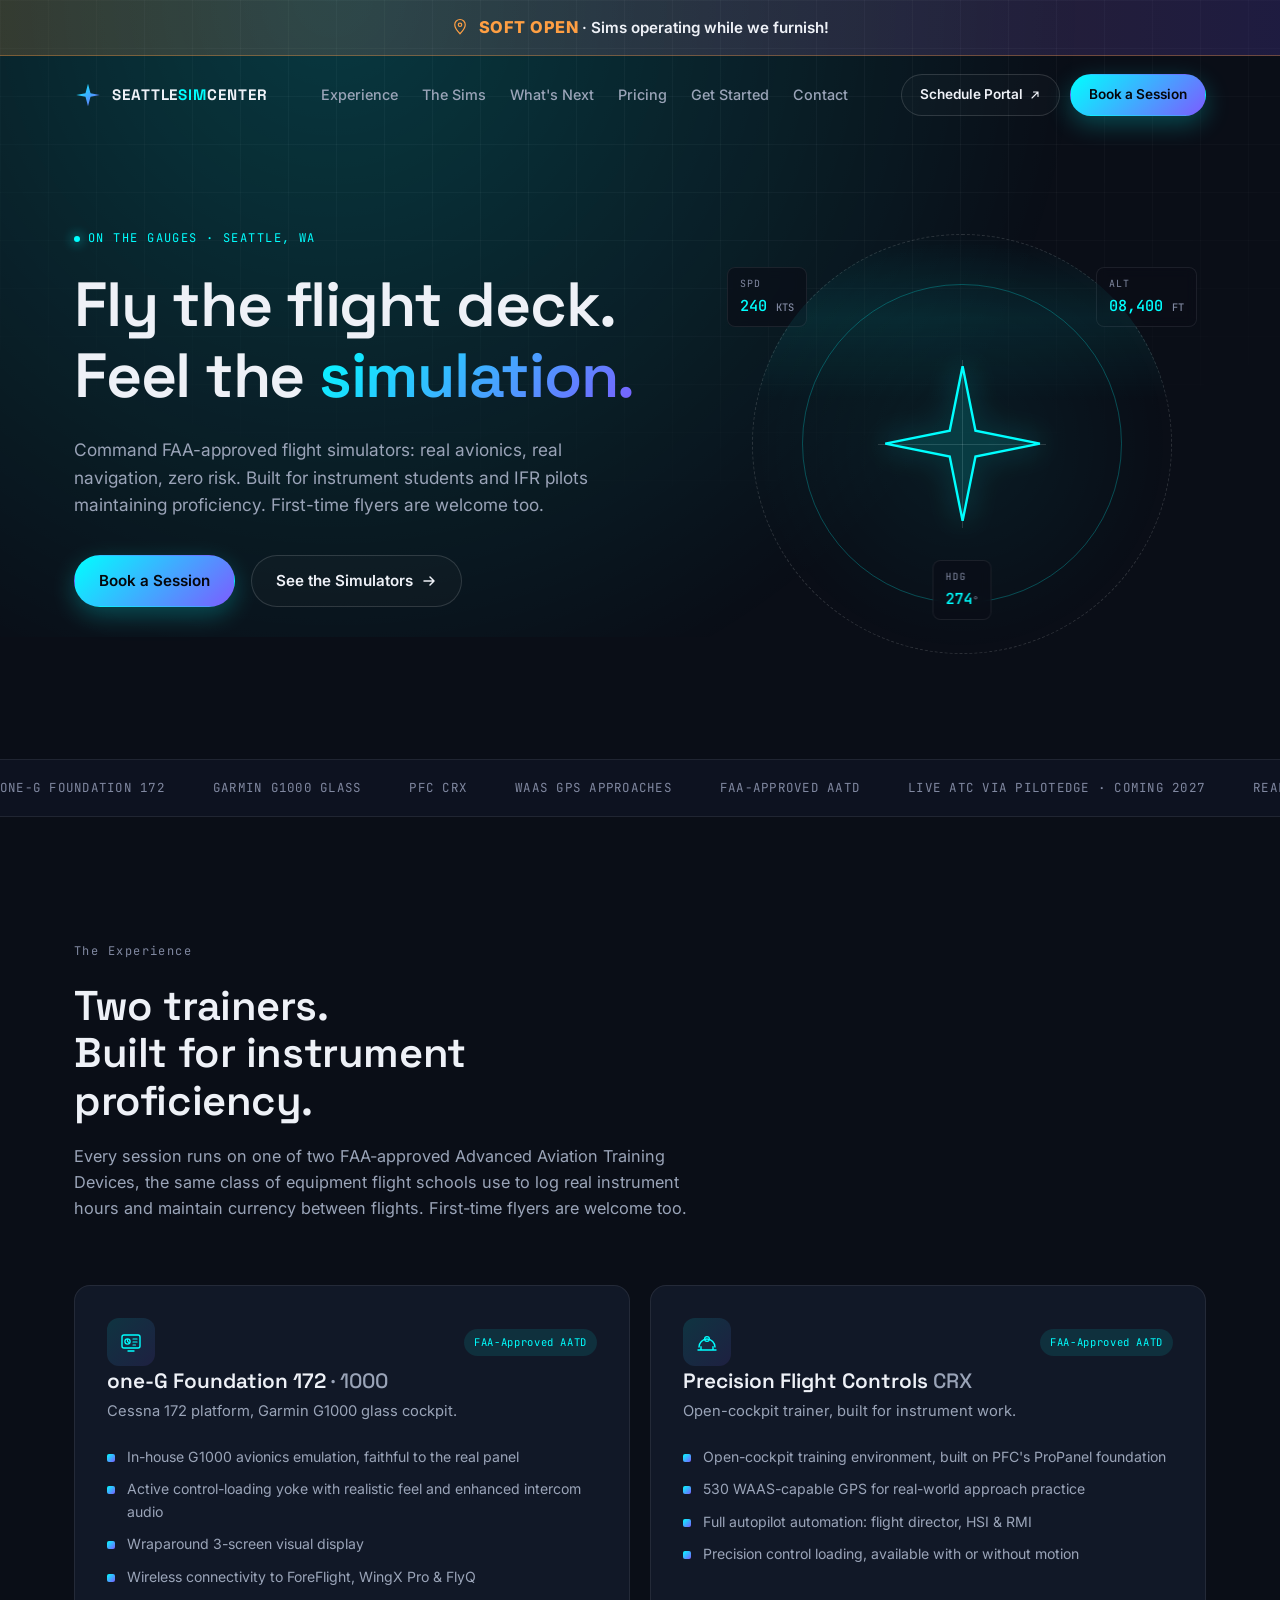
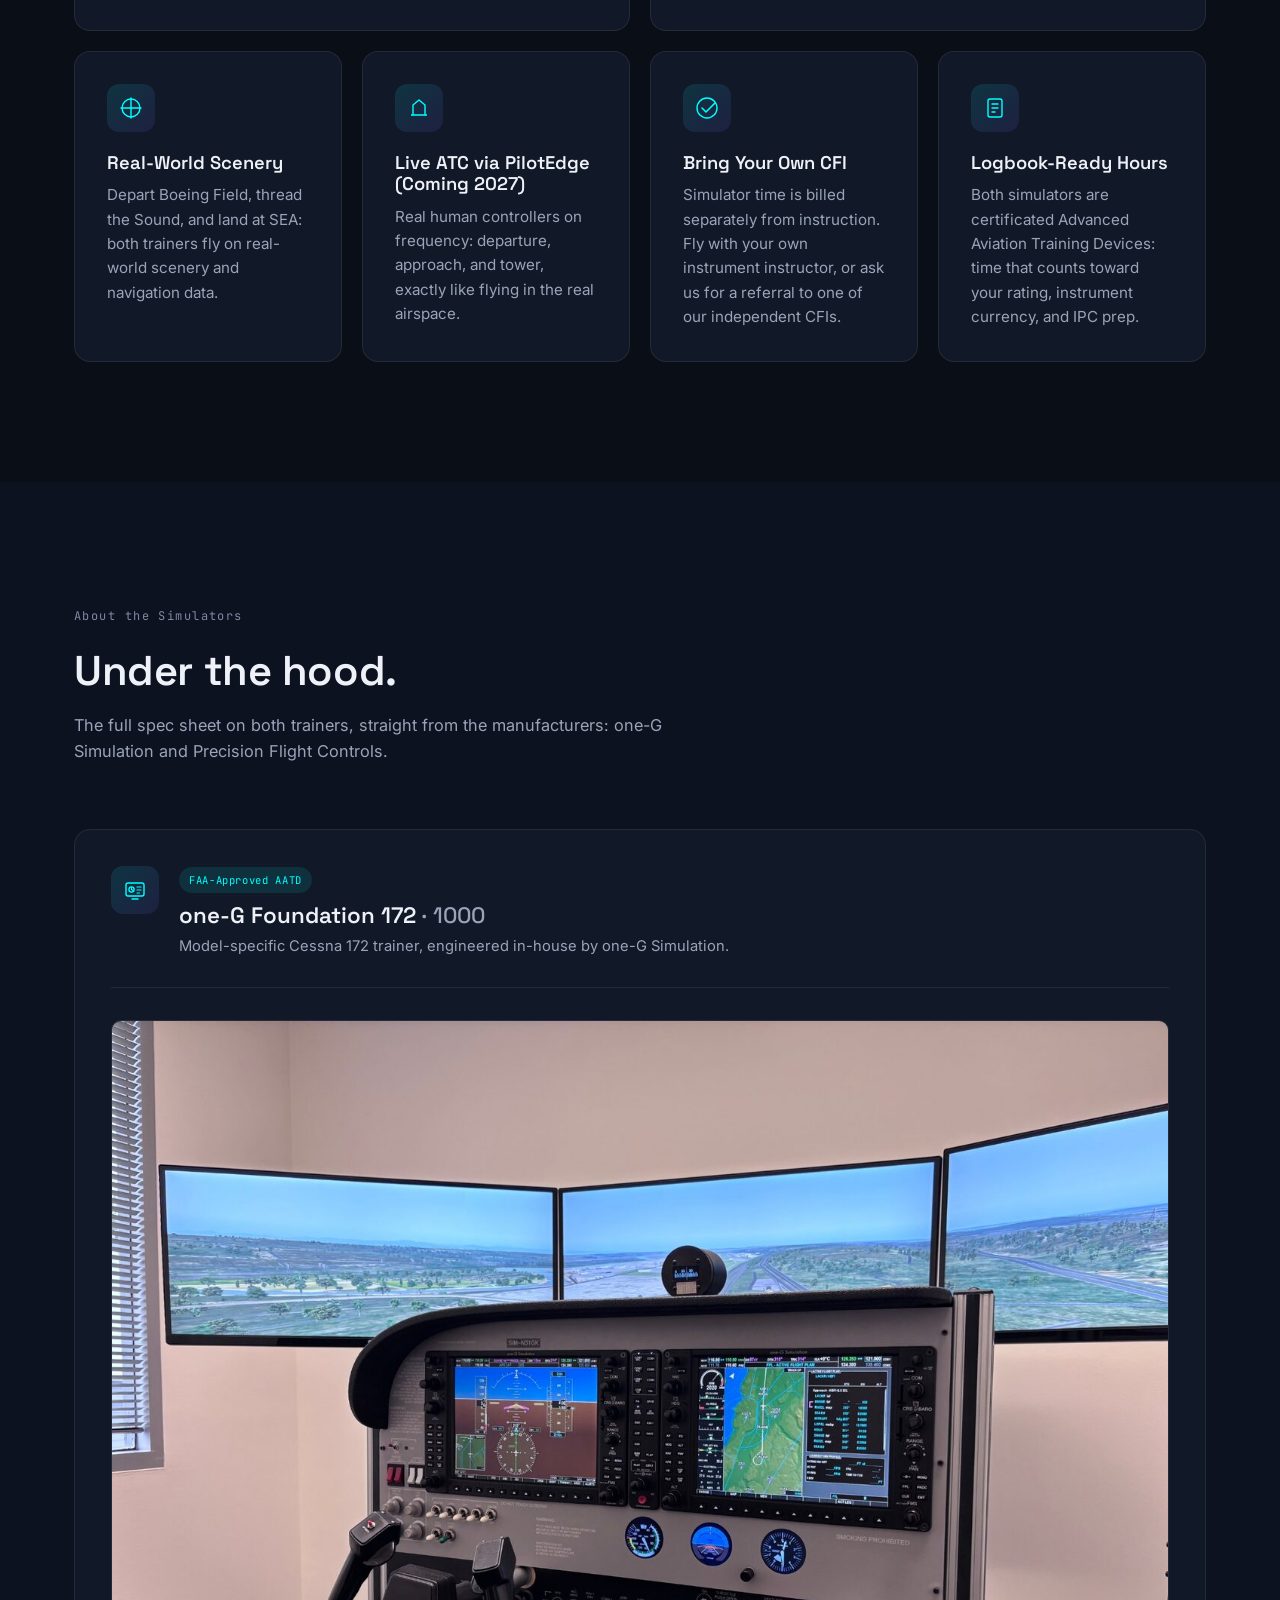
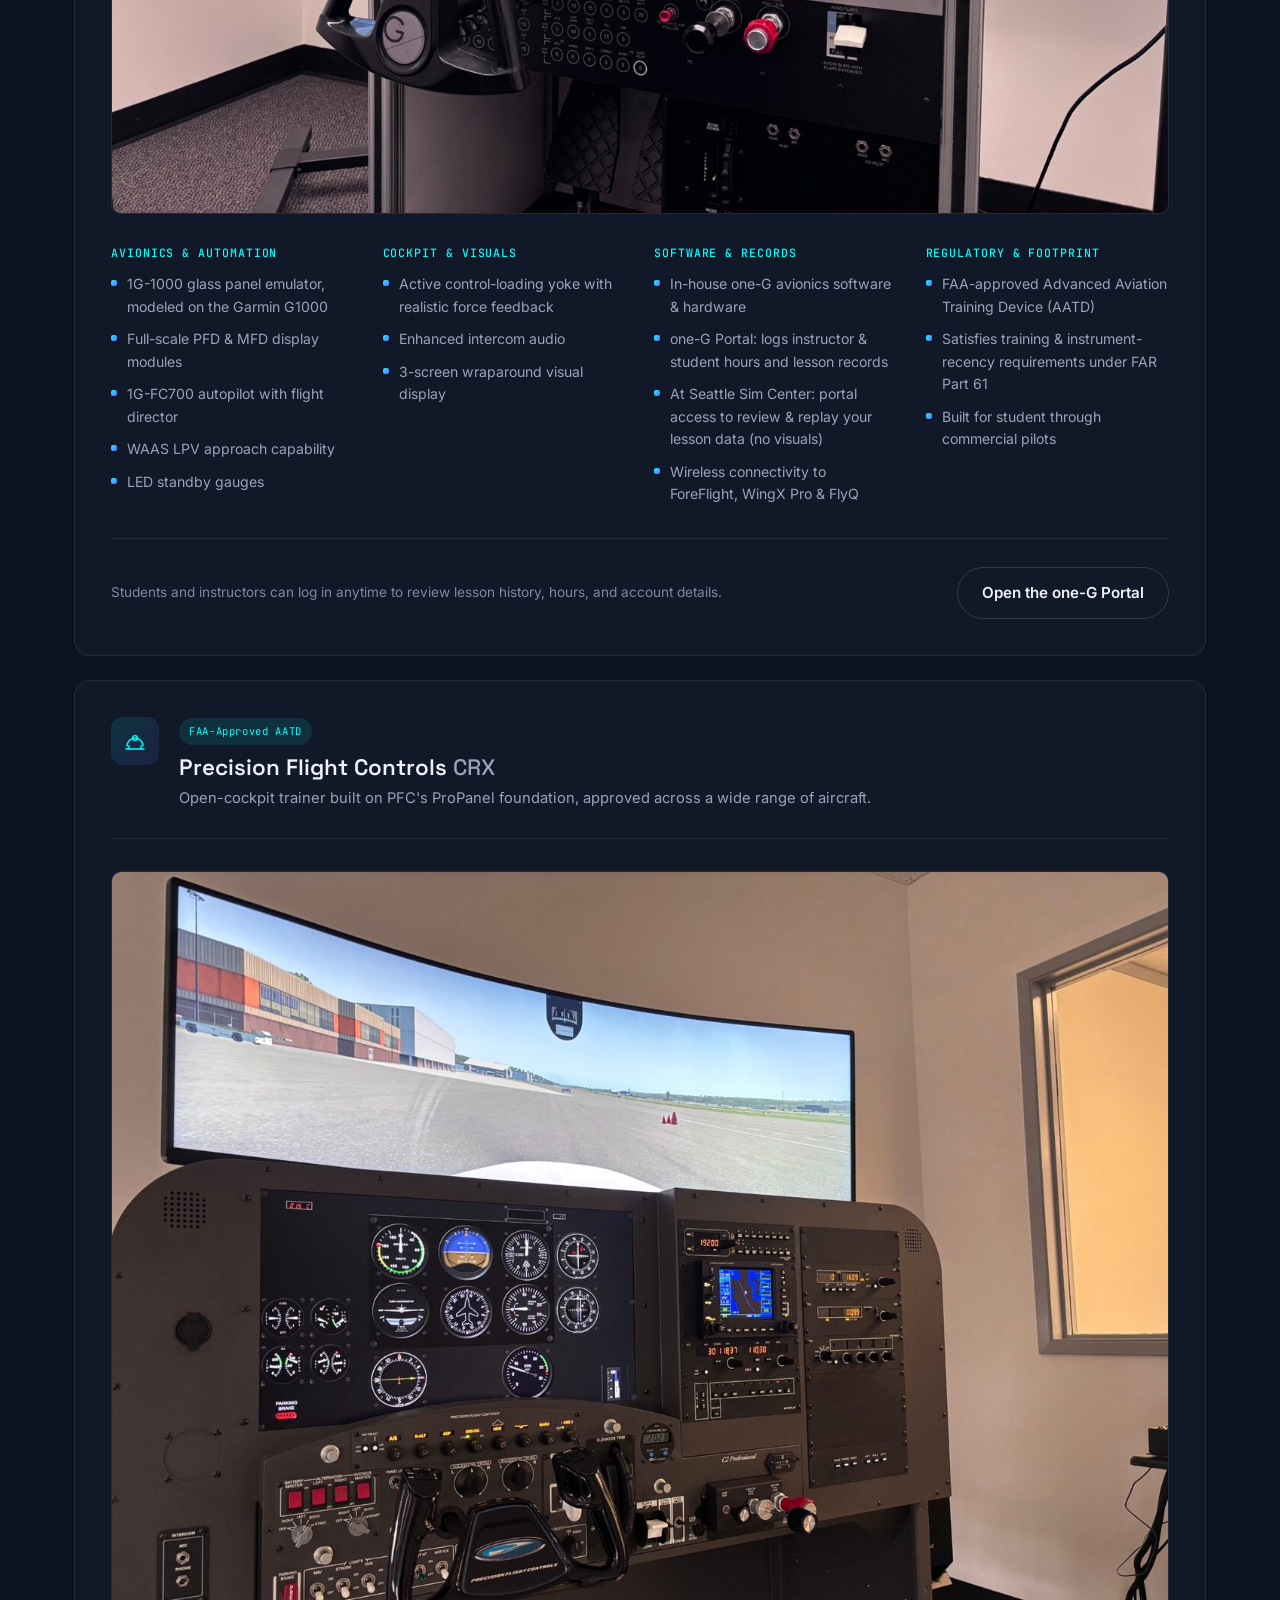
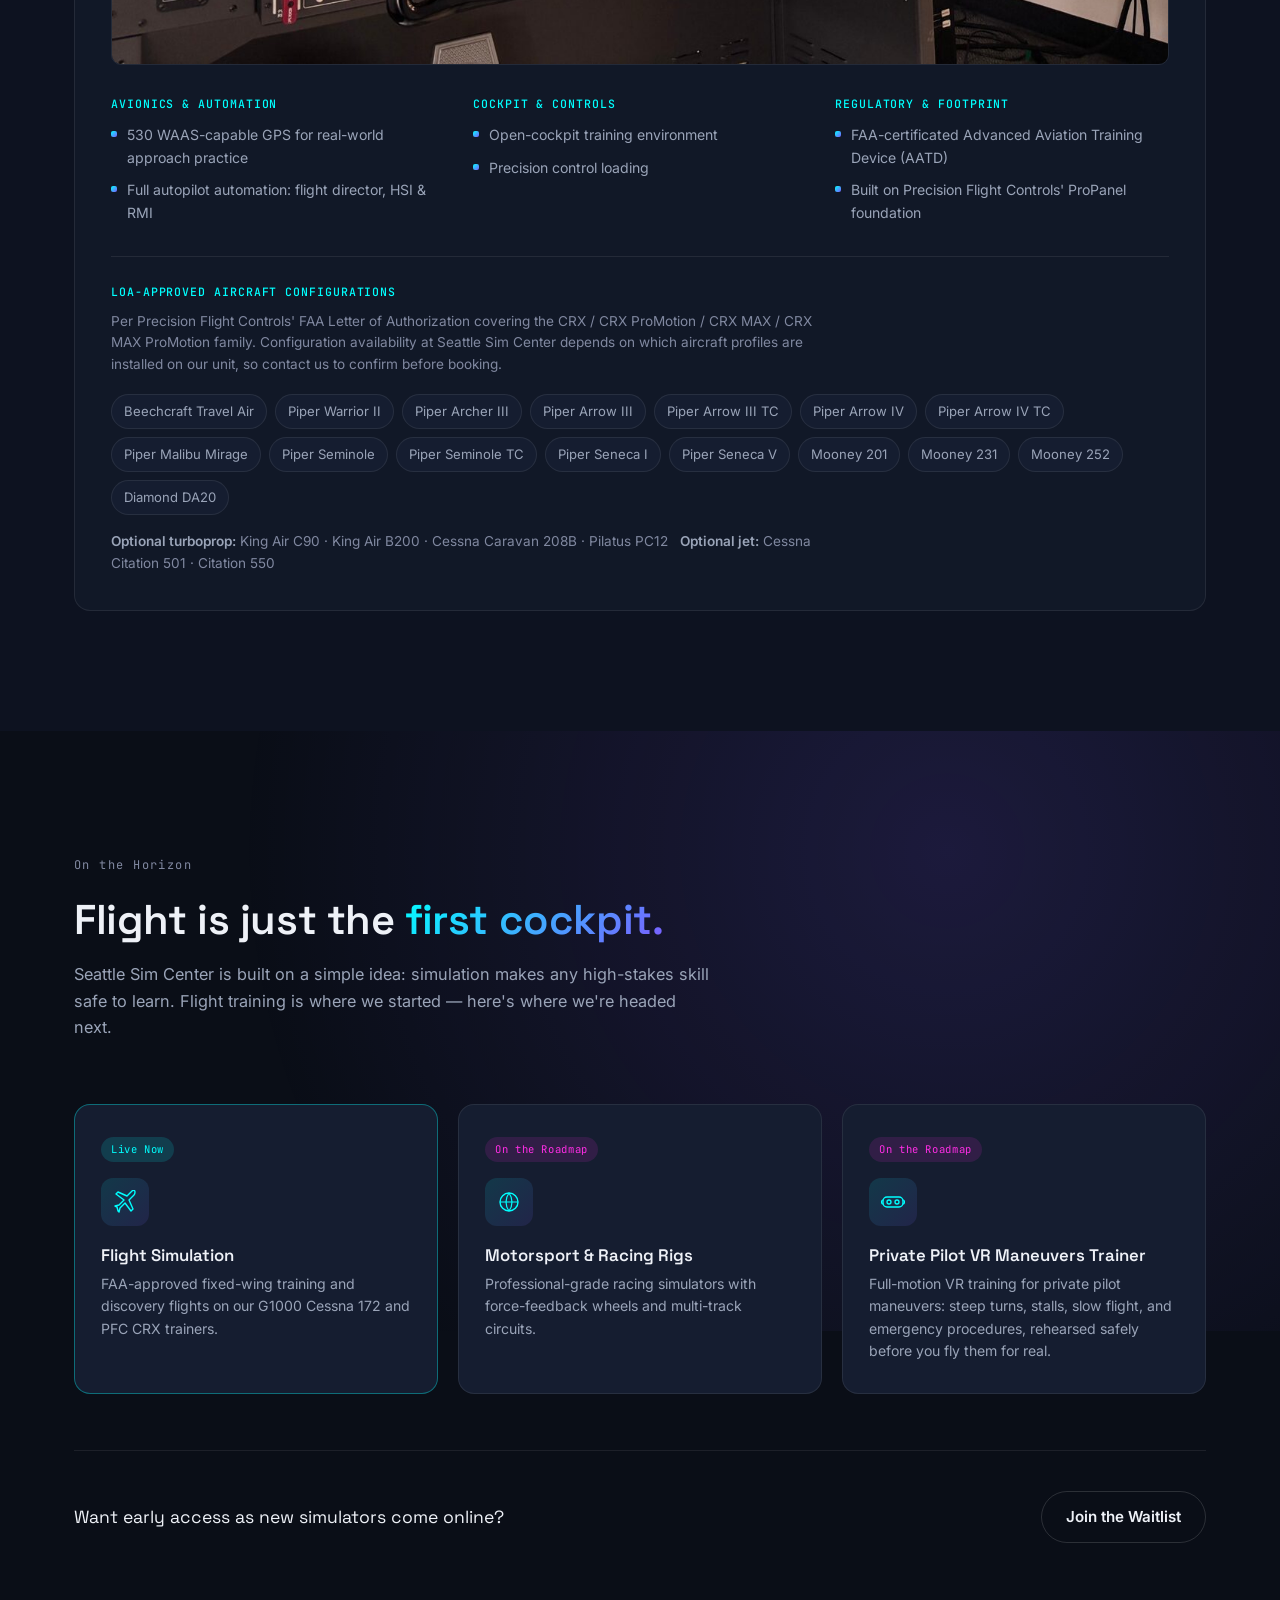
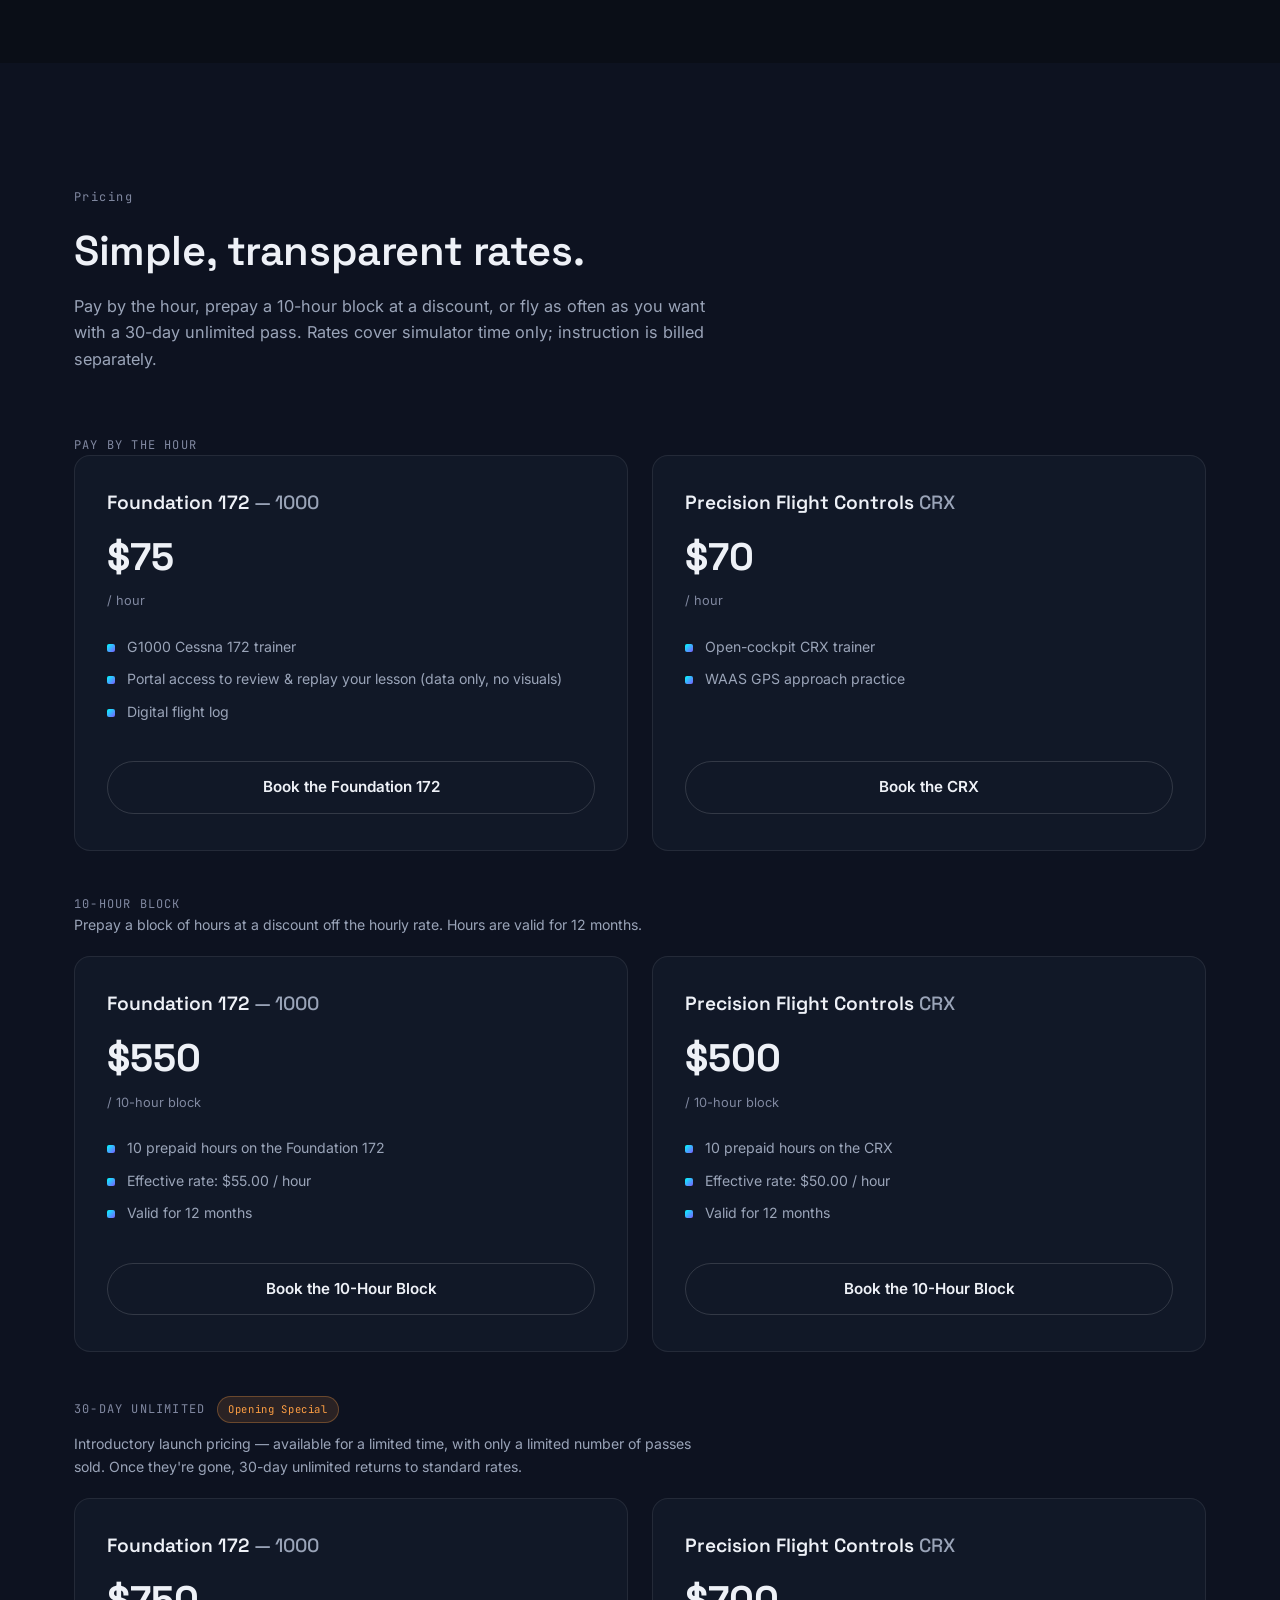
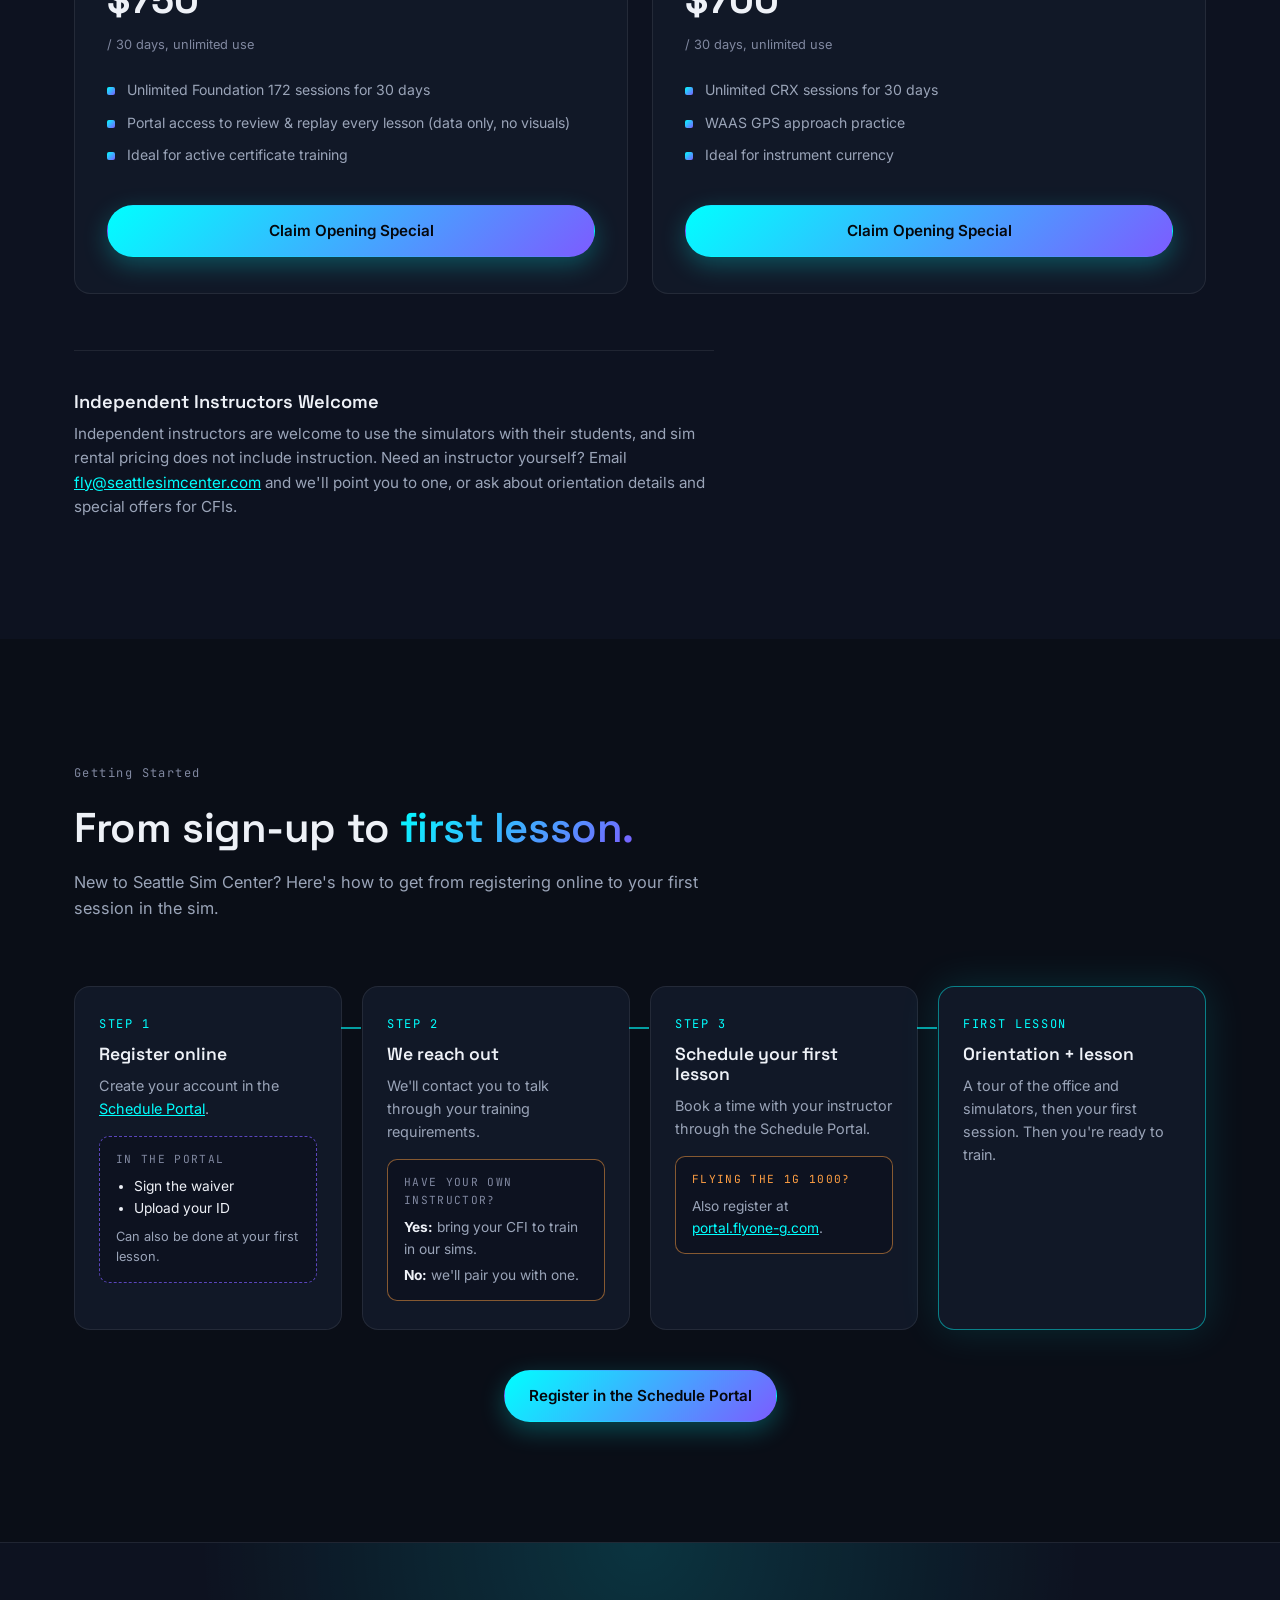
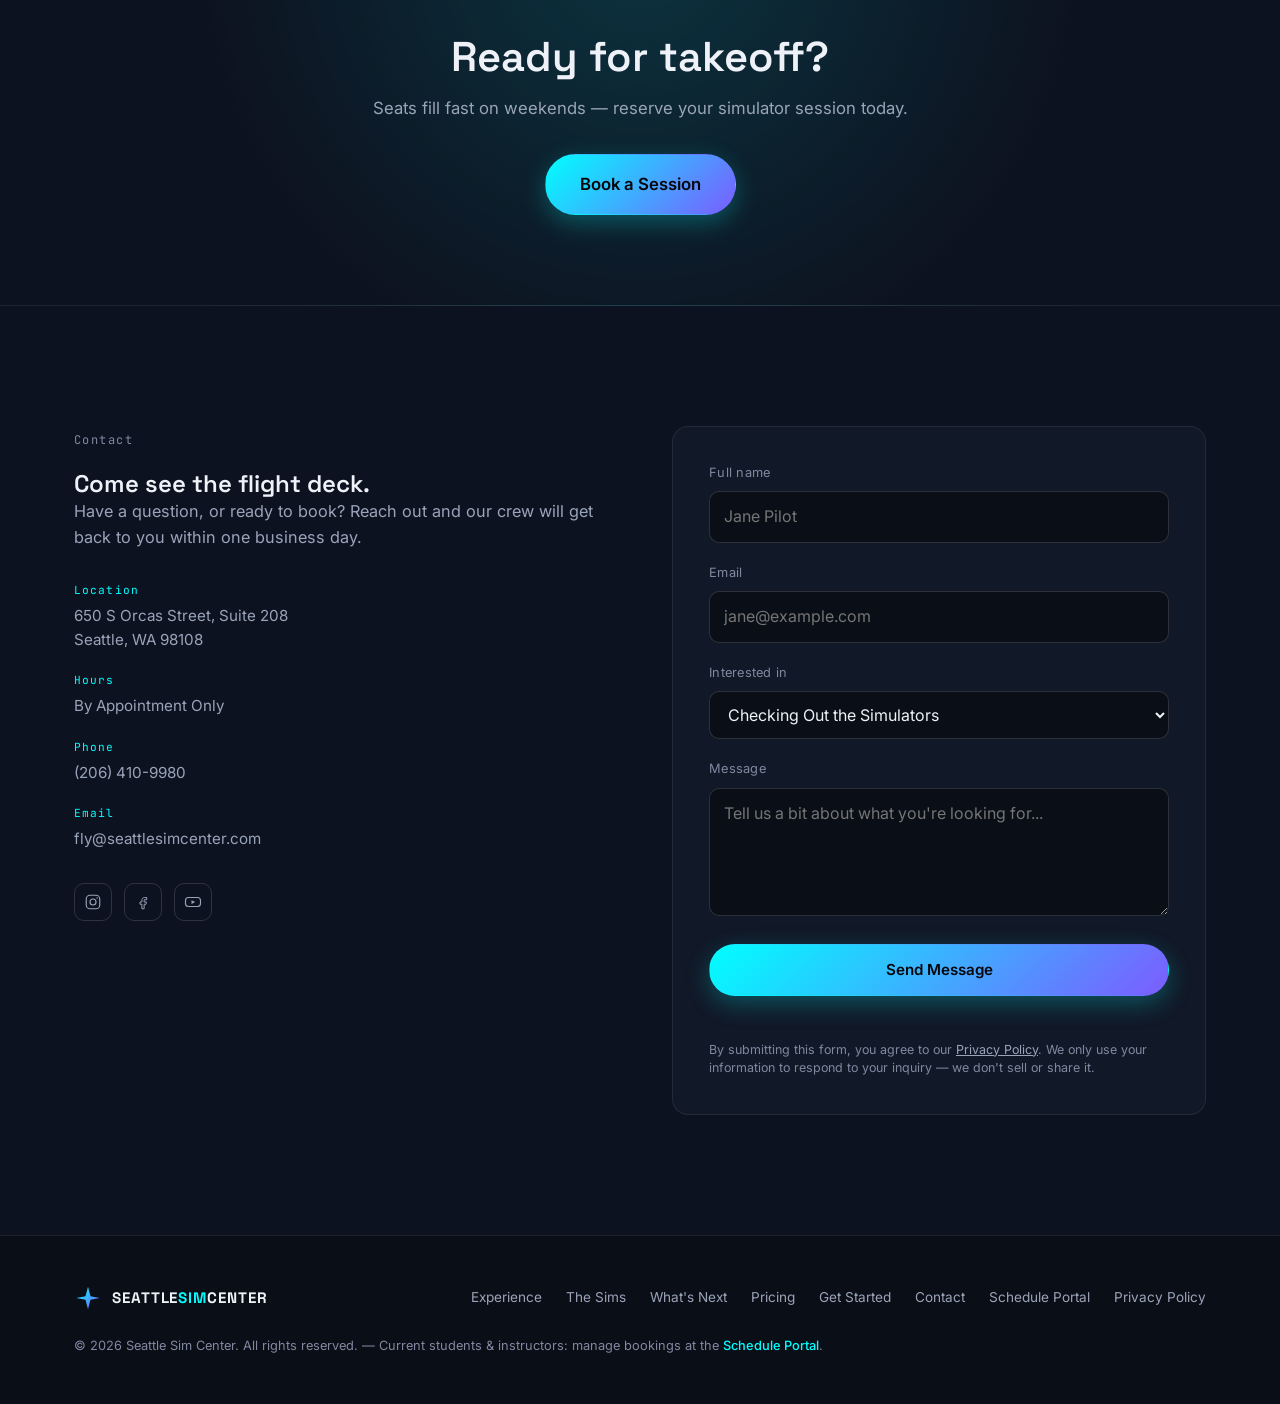
<file: index.html>
<!doctype html>
<html lang="en">
<head>
<meta charset="UTF-8" />
<meta name="viewport" content="width=device-width, initial-scale=1.0" />
<title>Seattle Sim Center | Instrument Flight Simulator Training</title>
<meta name="description" content="Seattle Sim Center offers FAA-approved flight simulator training built for instrument students and IFR-rated pilots maintaining proficiency, with discovery flights available too — more simulator experiences on the horizon." />
<link rel="icon" href="data:image/svg+xml,%3Csvg xmlns='http://www.w3.org/2000/svg' viewBox='0 0 100 100'%3E%3Crect width='100' height='100' rx='20' fill='%230a0e17'/%3E%3Cpath d='M50 15 L58 45 L88 50 L58 55 L50 85 L42 55 L12 50 L42 45 Z' fill='%2300ffff'/%3E%3C/svg%3E" />
<link rel="preconnect" href="https://fonts.googleapis.com" />
<link rel="preconnect" href="https://fonts.gstatic.com" crossorigin />
<link href="https://fonts.googleapis.com/css2?family=Space+Grotesk:wght@400;500;600;700&family=Inter:wght@400;500;600;700&family=JetBrains+Mono:wght@400;500&display=swap" rel="stylesheet" />
<link rel="stylesheet" href="styles.css" />
</head>
<body>

<div class="grid-overlay" aria-hidden="true"></div>

<!-- Temporary — remove once furnishing is complete -->
<div class="announce-bar" id="announce-bar" role="note">
  <div class="container announce-inner">
    <svg class="announce-icon" width="18" height="18" viewBox="0 0 24 24" fill="none" aria-hidden="true">
      <path d="M12 21s7-7.2 7-12A7 7 0 105 9c0 4.8 7 12 7 12z" stroke="currentColor" stroke-width="1.6" stroke-linejoin="round"/>
      <circle cx="12" cy="9" r="2.3" stroke="currentColor" stroke-width="1.6"/>
    </svg>
    <p><strong>Soft Open</strong> &middot; Sims operating while we furnish!</p>
  </div>
</div>

<header class="site-header" id="site-header">
  <div class="container header-inner">
    <a href="#top" class="brand">
      <span class="brand-mark" aria-hidden="true">
        <svg viewBox="0 0 100 100" fill="none" xmlns="http://www.w3.org/2000/svg">
          <path d="M50 10 L59 44 L92 50 L59 56 L50 90 L41 56 L8 50 L41 44 Z" fill="url(#gradMark)"/>
          <defs>
            <linearGradient id="gradMark" x1="8" y1="10" x2="92" y2="90" gradientUnits="userSpaceOnUse">
              <stop stop-color="#00ffff"/>
              <stop offset="1" stop-color="#7c5cff"/>
            </linearGradient>
          </defs>
        </svg>
      </span>
      <span class="brand-text">SEATTLE<span class="brand-accent">SIM</span>CENTER</span>
    </a>

    <nav class="main-nav" id="main-nav">
      <a href="#experience">Experience</a>
      <a href="#about-sims">The Sims</a>
      <a href="#horizon">What's Next</a>
      <a href="#pricing">Pricing</a>
      <a href="#get-started">Get Started</a>
      <a href="#contact">Contact</a>
      <a href="https://schedule.seattlesimcenter.com" target="_blank" rel="noopener noreferrer" class="nav-schedule-mobile">Schedule Portal <span class="external-hint">(students &amp; instructors)</span></a>
      <a href="#contact" class="btn btn-primary btn-sm nav-cta-mobile">Book a Session</a>
    </nav>

    <div class="header-actions">
      <a href="https://schedule.seattlesimcenter.com" target="_blank" rel="noopener noreferrer" class="btn btn-ghost btn-sm header-schedule">
        Schedule Portal
        <svg width="12" height="12" viewBox="0 0 16 16" fill="none" aria-hidden="true"><path d="M6 4h6v6M12 4L4 12" stroke="currentColor" stroke-width="1.5" stroke-linecap="round" stroke-linejoin="round"/></svg>
      </a>
      <a href="#contact" class="btn btn-primary btn-sm header-cta">Book a Session</a>
      <button class="nav-toggle" id="nav-toggle" aria-label="Toggle navigation" aria-expanded="false" aria-controls="main-nav">
        <span></span><span></span><span></span>
      </button>
    </div>
  </div>
</header>

<main id="top">

  <!-- HERO -->
  <section class="hero">
    <div class="hero-glow" aria-hidden="true"></div>
    <div class="container hero-inner">
      <div class="hero-copy reveal">
        <p class="eyebrow"><span class="dot"></span>ON THE GAUGES &middot; SEATTLE, WA</p>
        <h1>Fly the flight deck.<br> Feel the <span class="text-gradient">simulation.</span></h1>
        <p class="hero-sub">
          Command FAA-approved flight simulators: real avionics, real navigation,
          zero risk. Built for instrument students and IFR pilots maintaining
          proficiency. First-time flyers are welcome too.
        </p>
        <div class="hero-actions">
          <a href="#contact" class="btn btn-primary">Book a Session</a>
          <a href="#experience" class="btn btn-ghost">
            <span>See the Simulators</span>
            <svg width="16" height="16" viewBox="0 0 16 16" fill="none"><path d="M3 8h10M9 4l4 4-4 4" stroke="currentColor" stroke-width="1.5" stroke-linecap="round" stroke-linejoin="round"/></svg>
          </a>
        </div>
      </div>

      <div class="hero-visual reveal" aria-hidden="true">
        <div class="hud-panel">
          <div class="hud-ring hud-ring-outer"></div>
          <div class="hud-ring hud-ring-mid"></div>
          <div class="hud-crosshair">
            <span></span><span></span>
          </div>
          <svg class="hud-plane" viewBox="0 0 120 120" fill="none">
            <path d="M60 12 L68 52 L108 60 L68 68 L60 108 L52 68 L12 60 L52 52 Z" stroke="#00ffff" stroke-width="1.5" fill="rgba(0,255,255,0.08)"/>
          </svg>
          <div class="hud-readout hud-readout-1">
            <span class="label">SPD</span>
            <span class="value">240 <small>KTS</small></span>
          </div>
          <div class="hud-readout hud-readout-2">
            <span class="label">ALT</span>
            <span class="value">08,400 <small>FT</small></span>
          </div>
          <div class="hud-readout hud-readout-3">
            <span class="label">HDG</span>
            <span class="value">274<small>&deg;</small></span>
          </div>
          <div class="hud-scanline"></div>
        </div>
      </div>
    </div>

    <div class="hero-marquee" aria-hidden="true">
      <div class="marquee-track">
        <span>ONE-G FOUNDATION 172</span><span>GARMIN G1000 GLASS</span><span>PFC CRX</span><span>WAAS GPS APPROACHES</span>
        <span>FAA-APPROVED AATD</span><span>LIVE ATC VIA PILOTEDGE &middot; COMING 2027</span><span>REAL-WORLD SCENERY</span>
        <span>ONE-G FOUNDATION 172</span><span>GARMIN G1000 GLASS</span><span>PFC CRX</span><span>WAAS GPS APPROACHES</span>
        <span>FAA-APPROVED AATD</span><span>LIVE ATC VIA PILOTEDGE &middot; COMING 2027</span><span>REAL-WORLD SCENERY</span>
      </div>
    </div>
  </section>

  <!-- EXPERIENCE -->
  <section id="experience" class="section">
    <div class="container">
      <div class="section-head reveal">
        <p class="eyebrow eyebrow-alt">The Experience</p>
        <h2>Two trainers. <br class="br-desktop">Built for instrument proficiency.</h2>
        <p class="section-sub">Every session runs on one of two FAA-approved Advanced Aviation Training Devices, the same class of equipment flight schools use to log real instrument hours and maintain currency between flights. First-time flyers are welcome too.</p>
      </div>

      <div class="sim-grid">
        <article class="sim-card reveal">
          <div class="sim-card-head">
            <div class="card-icon">
              <svg width="24" height="24" viewBox="0 0 24 24" fill="none"><rect x="3" y="5" width="18" height="13" rx="2" stroke="currentColor" stroke-width="1.4"/><circle cx="8.5" cy="11.5" r="2.6" stroke="currentColor" stroke-width="1.3"/><path d="M8.5 9.6V11.5L10 12.6" stroke="currentColor" stroke-width="1.2" stroke-linecap="round"/><path d="M14 9h4M14 12h4M14 15h2.5" stroke="currentColor" stroke-width="1.2" stroke-linecap="round"/><path d="M9 21h6" stroke="currentColor" stroke-width="1.4" stroke-linecap="round"/></svg>
            </div>
            <span class="sim-badge">FAA-Approved AATD</span>
          </div>
          <h3>one-G Foundation 172 <span class="sim-model">&middot; 1000</span></h3>
          <p class="sim-tagline">Cessna 172 platform, Garmin G1000 glass cockpit.</p>
          <ul class="program-list">
            <li>In-house G1000 avionics emulation, faithful to the real panel</li>
            <li>Active control-loading yoke with realistic feel and enhanced intercom audio</li>
            <li>Wraparound 3-screen visual display</li>
            <li>Wireless connectivity to ForeFlight, WingX Pro &amp; FlyQ</li>
          </ul>
        </article>

        <article class="sim-card reveal">
          <div class="sim-card-head">
            <div class="card-icon">
              <svg width="24" height="24" viewBox="0 0 24 24" fill="none"><path d="M4 17c0-4 3.5-8 8-8s8 4 8 8" stroke="currentColor" stroke-width="1.4" stroke-linecap="round"/><circle cx="12" cy="9" r="2.4" stroke="currentColor" stroke-width="1.3"/><path d="M3 20h18M6 20v-3.4M18 20v-3.4" stroke="currentColor" stroke-width="1.4" stroke-linecap="round"/></svg>
            </div>
            <span class="sim-badge">FAA-Approved AATD</span>
          </div>
          <h3>Precision Flight Controls <span class="sim-model">CRX</span></h3>
          <p class="sim-tagline">Open-cockpit trainer, built for instrument work.</p>
          <ul class="program-list">
            <li>Open-cockpit training environment, built on PFC's ProPanel foundation</li>
            <li>530 WAAS-capable GPS for real-world approach practice</li>
            <li>Full autopilot automation: flight director, HSI &amp; RMI</li>
            <li>Precision control loading, available with or without motion</li>
          </ul>
        </article>
      </div>

      <div class="experience-grid experience-grid-support">
        <div class="experience-card reveal">
          <div class="card-icon">
            <svg width="24" height="24" viewBox="0 0 24 24" fill="none"><path d="M12 2v20M2 12h20" stroke="currentColor" stroke-width="1.4" stroke-linecap="round"/><circle cx="12" cy="12" r="9" stroke="currentColor" stroke-width="1.4"/></svg>
          </div>
          <h3>Real-World Scenery</h3>
          <p>Depart Boeing Field, thread the Sound, and land at SEA: both trainers fly on real-world scenery and navigation data.</p>
        </div>
        <div class="experience-card reveal">
          <div class="card-icon">
            <svg width="24" height="24" viewBox="0 0 24 24" fill="none"><path d="M4 19h16M6 19V9l6-5 6 5v10" stroke="currentColor" stroke-width="1.4" stroke-linejoin="round"/></svg>
          </div>
          <h3>Live ATC via PilotEdge (Coming 2027)</h3>
          <p>Real human controllers on frequency: departure, approach, and tower, exactly like flying in the real airspace.</p>
        </div>
        <div class="experience-card reveal">
          <div class="card-icon">
            <svg width="24" height="24" viewBox="0 0 24 24" fill="none"><path d="M20 7l-9 9-4-4" stroke="currentColor" stroke-width="1.6" stroke-linecap="round" stroke-linejoin="round"/><circle cx="12" cy="12" r="10" stroke="currentColor" stroke-width="1.4"/></svg>
          </div>
          <h3>Bring Your Own CFI</h3>
          <p>Simulator time is billed separately from instruction. Fly with your own instrument instructor, or ask us for a referral to one of our independent CFIs.</p>
        </div>
        <div class="experience-card reveal">
          <div class="card-icon">
            <svg width="24" height="24" viewBox="0 0 24 24" fill="none"><rect x="5" y="3" width="14" height="18" rx="2" stroke="currentColor" stroke-width="1.4"/><path d="M9 8h6M9 12h6M9 16h3" stroke="currentColor" stroke-width="1.4" stroke-linecap="round"/></svg>
          </div>
          <h3>Logbook-Ready Hours</h3>
          <p>Both simulators are certificated Advanced Aviation Training Devices: time that counts toward your rating, instrument currency, and IPC prep.</p>
        </div>
      </div>
    </div>
  </section>

  <!-- ABOUT THE SIMULATORS -->
  <section id="about-sims" class="section section-alt">
    <div class="container">
      <div class="section-head reveal">
        <p class="eyebrow eyebrow-alt">About the Simulators</p>
        <h2>Under the hood.</h2>
        <p class="section-sub">The full spec sheet on both trainers, straight from the manufacturers: one-G Simulation and Precision Flight Controls.</p>
      </div>

      <div class="deepdive-panel reveal">
        <div class="deepdive-head">
          <div class="card-icon">
            <svg width="24" height="24" viewBox="0 0 24 24" fill="none"><rect x="3" y="5" width="18" height="13" rx="2" stroke="currentColor" stroke-width="1.4"/><circle cx="8.5" cy="11.5" r="2.6" stroke="currentColor" stroke-width="1.3"/><path d="M8.5 9.6V11.5L10 12.6" stroke="currentColor" stroke-width="1.2" stroke-linecap="round"/><path d="M14 9h4M14 12h4M14 15h2.5" stroke="currentColor" stroke-width="1.2" stroke-linecap="round"/><path d="M9 21h6" stroke="currentColor" stroke-width="1.4" stroke-linecap="round"/></svg>
          </div>
          <div>
            <span class="sim-badge">FAA-Approved AATD</span>
            <h3>one-G Foundation 172 <span class="sim-model">&middot; 1000</span></h3>
            <p class="sim-tagline">Model-specific Cessna 172 trainer, engineered in-house by one-G Simulation.</p>
          </div>
        </div>

        <div class="deepdive-media">
          <img src="images/foundation172-cockpit.jpg" alt="one-G Foundation 172 cockpit at Seattle Sim Center, with dual G1000-style displays and wraparound visual display" loading="lazy" width="1400" height="1050" />
        </div>

        <div class="deepdive-specs">
          <div class="spec-group">
            <h4>Avionics &amp; Automation</h4>
            <ul>
              <li>1G-1000 glass panel emulator, modeled on the Garmin G1000</li>
              <li>Full-scale PFD &amp; MFD display modules</li>
              <li>1G-FC700 autopilot with flight director</li>
              <li>WAAS LPV approach capability</li>
              <li>LED standby gauges</li>
            </ul>
          </div>
          <div class="spec-group">
            <h4>Cockpit &amp; Visuals</h4>
            <ul>
              <li>Active control-loading yoke with realistic force feedback</li>
              <li>Enhanced intercom audio</li>
              <li>3-screen wraparound visual display</li>
            </ul>
          </div>
          <div class="spec-group">
            <h4>Software &amp; Records</h4>
            <ul>
              <li>In-house one-G avionics software &amp; hardware</li>
              <li>one-G Portal: logs instructor &amp; student hours and lesson records</li>
              <li>At Seattle Sim Center: portal access to review &amp; replay your lesson data (no visuals)</li>
              <li>Wireless connectivity to ForeFlight, WingX Pro &amp; FlyQ</li>
            </ul>
          </div>
          <div class="spec-group">
            <h4>Regulatory &amp; Footprint</h4>
            <ul>
              <li>FAA-approved Advanced Aviation Training Device (AATD)</li>
              <li>Satisfies training &amp; instrument-recency requirements under FAR Part 61</li>
              <li>Built for student through commercial pilots</li>
            </ul>
          </div>
        </div>

        <div class="deepdive-footer">
          <p class="deepdive-note">Students and instructors can log in anytime to review lesson history, hours, and account details.</p>
          <a href="https://portal.flyone-g.com/" target="_blank" rel="noopener noreferrer" class="btn btn-outline">Open the one-G Portal</a>
        </div>
      </div>

      <div class="deepdive-panel reveal">
        <div class="deepdive-head">
          <div class="card-icon">
            <svg width="24" height="24" viewBox="0 0 24 24" fill="none"><path d="M4 17c0-4 3.5-8 8-8s8 4 8 8" stroke="currentColor" stroke-width="1.4" stroke-linecap="round"/><circle cx="12" cy="9" r="2.4" stroke="currentColor" stroke-width="1.3"/><path d="M3 20h18M6 20v-3.4M18 20v-3.4" stroke="currentColor" stroke-width="1.4" stroke-linecap="round"/></svg>
          </div>
          <div>
            <span class="sim-badge">FAA-Approved AATD</span>
            <h3>Precision Flight Controls <span class="sim-model">CRX</span></h3>
            <p class="sim-tagline">Open-cockpit trainer built on PFC's ProPanel foundation, approved across a wide range of aircraft.</p>
          </div>
        </div>

        <div class="deepdive-media">
          <img src="images/crx-cockpit.jpg" alt="Precision Flight Controls CRX cockpit at Seattle Sim Center, with full instrument panel and curved visual display" loading="lazy" width="1400" height="1050" />
        </div>

        <div class="deepdive-specs deepdive-specs-3">
          <div class="spec-group">
            <h4>Avionics &amp; Automation</h4>
            <ul>
              <li>530 WAAS-capable GPS for real-world approach practice</li>
              <li>Full autopilot automation: flight director, HSI &amp; RMI</li>
            </ul>
          </div>
          <div class="spec-group">
            <h4>Cockpit &amp; Controls</h4>
            <ul>
              <li>Open-cockpit training environment</li>
              <li>Precision control loading</li>
            </ul>
          </div>
          <div class="spec-group">
            <h4>Regulatory &amp; Footprint</h4>
            <ul>
              <li>FAA-certificated Advanced Aviation Training Device (AATD)</li>
              <li>Built on Precision Flight Controls' ProPanel foundation</li>
            </ul>
          </div>
        </div>

        <div class="deepdive-aircraft">
          <h4>LOA-Approved Aircraft Configurations</h4>
          <p class="deepdive-note">Per Precision Flight Controls' FAA Letter of Authorization covering the CRX / CRX ProMotion / CRX MAX / CRX MAX ProMotion family. Configuration availability at Seattle Sim Center depends on which aircraft profiles are installed on our unit, so contact us to confirm before booking.</p>
          <div class="aircraft-tags">
            <span class="tag">Beechcraft Travel Air</span>
            <span class="tag">Piper Warrior II</span>
            <span class="tag">Piper Archer III</span>
            <span class="tag">Piper Arrow III</span>
            <span class="tag">Piper Arrow III TC</span>
            <span class="tag">Piper Arrow IV</span>
            <span class="tag">Piper Arrow IV TC</span>
            <span class="tag">Piper Malibu Mirage</span>
            <span class="tag">Piper Seminole</span>
            <span class="tag">Piper Seminole TC</span>
            <span class="tag">Piper Seneca I</span>
            <span class="tag">Piper Seneca V</span>
            <span class="tag">Mooney 201</span>
            <span class="tag">Mooney 231</span>
            <span class="tag">Mooney 252</span>
            <span class="tag">Diamond DA20</span>
          </div>
          <p class="deepdive-note deepdive-note-sub"><strong>Optional turboprop:</strong> King Air C90 &middot; King Air B200 &middot; Cessna Caravan 208B &middot; Pilatus PC12 &nbsp;&nbsp;<strong>Optional jet:</strong> Cessna Citation 501 &middot; Citation 550</p>
        </div>
      </div>
    </div>
  </section>

  <!-- HORIZON / FUTURE EXPANSION -->
  <section id="horizon" class="section horizon-section">
    <div class="horizon-glow" aria-hidden="true"></div>
    <div class="container">
      <div class="section-head reveal">
        <p class="eyebrow eyebrow-alt">On the Horizon</p>
        <h2>Flight is just the <span class="text-gradient">first cockpit.</span></h2>
        <p class="section-sub">Seattle Sim Center is built on a simple idea: simulation makes any high-stakes skill safe to learn. Flight training is where we started &mdash; here's where we're headed next.</p>
      </div>

      <div class="horizon-grid">
        <div class="horizon-card reveal is-live">
          <span class="horizon-status status-live">Live Now</span>
          <div class="card-icon">
            <svg width="24" height="24" viewBox="0 0 24 24" fill="none"><path d="M2 16l4-1 5-5-8-6 2-2 9 4 5-5c1-1 3-1 3 1s0 2-1 3l-5 5 4 9-2 2-6-8-5 5-1 4-1-1-1-4z" stroke="currentColor" stroke-width="1.4" stroke-linejoin="round"/></svg>
          </div>
          <h3>Flight Simulation</h3>
          <p>FAA-approved fixed-wing training and discovery flights on our G1000 Cessna 172 and PFC CRX trainers.</p>
        </div>

        <div class="horizon-card reveal is-future">
          <span class="horizon-status status-future">On the Roadmap</span>
          <div class="card-icon">
            <svg width="24" height="24" viewBox="0 0 24 24" fill="none"><circle cx="12" cy="12" r="9" stroke="currentColor" stroke-width="1.4"/><path d="M12 3a15 15 0 010 18M12 3a15 15 0 000 18M3 12h18" stroke="currentColor" stroke-width="1.2"/></svg>
          </div>
          <h3>Motorsport &amp; Racing Rigs</h3>
          <p>Professional-grade racing simulators with force-feedback wheels and multi-track circuits.</p>
        </div>

        <div class="horizon-card reveal is-future">
          <span class="horizon-status status-future">On the Roadmap</span>
          <div class="card-icon">
            <svg width="24" height="24" viewBox="0 0 24 24" fill="none"><rect x="2" y="7" width="20" height="10" rx="4" stroke="currentColor" stroke-width="1.4"/><circle cx="8" cy="12" r="2" stroke="currentColor" stroke-width="1.3"/><circle cx="16" cy="12" r="2" stroke="currentColor" stroke-width="1.3"/><path d="M2 10c-1 0-1.5 1-1.5 2s.5 2 1.5 2M22 10c1 0 1.5 1 1.5 2s-.5 2-1.5 2" stroke="currentColor" stroke-width="1.2" stroke-linecap="round"/></svg>
          </div>
          <h3>Private Pilot VR Maneuvers Trainer</h3>
          <p>Full-motion VR training for private pilot maneuvers: steep turns, stalls, slow flight, and emergency procedures, rehearsed safely before you fly them for real.</p>
        </div>
      </div>

      <div class="horizon-cta reveal">
        <p>Want early access as new simulators come online?</p>
        <a href="#contact" class="btn btn-outline">Join the Waitlist</a>
      </div>
    </div>
  </section>

  <!-- PRICING -->
  <section id="pricing" class="section section-alt">
    <div class="container">
      <div class="section-head reveal">
        <p class="eyebrow eyebrow-alt">Pricing</p>
        <h2>Simple, transparent rates.</h2>
        <p class="section-sub">Pay by the hour, prepay a 10-hour block at a discount, or fly as often as you want with a 30-day unlimited pass. Rates cover simulator time only; instruction is billed separately.</p>
      </div>

      <div class="pricing-tier">
        <p class="pricing-tier-label">PAY BY THE HOUR</p>
        <div class="pricing-grid">
          <div class="pricing-card reveal">
            <h3>Foundation 172 <span class="sim-model">&mdash; 1000</span></h3>
            <p class="price">$75<span>/ hour</span></p>
            <ul class="program-list">
              <li>G1000 Cessna 172 trainer</li>
              <li>Portal access to review &amp; replay your lesson (data only, no visuals)</li>
              <li>Digital flight log</li>
            </ul>
            <a href="#contact" class="btn btn-outline btn-block">Book the Foundation 172</a>
          </div>

          <div class="pricing-card reveal">
            <h3>Precision Flight Controls <span class="sim-model">CRX</span></h3>
            <p class="price">$70<span>/ hour</span></p>
            <ul class="program-list">
              <li>Open-cockpit CRX trainer</li>
              <li>WAAS GPS approach practice</li>
            </ul>
            <a href="#contact" class="btn btn-outline btn-block">Book the CRX</a>
          </div>
        </div>
      </div>

      <div class="pricing-tier">
        <p class="pricing-tier-label">10-HOUR BLOCK</p>
        <p class="pricing-tier-note">Prepay a block of hours at a discount off the hourly rate. Hours are valid for 12 months.</p>
        <div class="pricing-grid">
          <div class="pricing-card reveal">
            <h3>Foundation 172 <span class="sim-model">&mdash; 1000</span></h3>
            <p class="price">$550<span>/ 10-hour block</span></p>
            <ul class="program-list">
              <li>10 prepaid hours on the Foundation 172</li>
              <li>Effective rate: $55.00 / hour</li>
              <li>Valid for 12 months</li>
            </ul>
            <a href="#contact" class="btn btn-outline btn-block">Book the 10-Hour Block</a>
          </div>

          <div class="pricing-card reveal">
            <h3>Precision Flight Controls <span class="sim-model">CRX</span></h3>
            <p class="price">$500<span>/ 10-hour block</span></p>
            <ul class="program-list">
              <li>10 prepaid hours on the CRX</li>
              <li>Effective rate: $50.00 / hour</li>
              <li>Valid for 12 months</li>
            </ul>
            <a href="#contact" class="btn btn-outline btn-block">Book the 10-Hour Block</a>
          </div>
        </div>
      </div>

      <div class="pricing-tier">
        <div class="pricing-tier-heading">
          <p class="pricing-tier-label">30-DAY UNLIMITED</p>
          <span class="promo-badge">Opening Special</span>
        </div>
        <p class="pricing-tier-note">Introductory launch pricing &mdash; available for a limited time, with only a limited number of passes sold. Once they're gone, 30-day unlimited returns to standard rates.</p>
        <div class="pricing-grid">
          <div class="pricing-card reveal">
            <h3>Foundation 172 <span class="sim-model">&mdash; 1000</span></h3>
            <p class="price">$750<span>/ 30 days, unlimited use</span></p>
            <ul class="program-list">
              <li>Unlimited Foundation 172 sessions for 30 days</li>
              <li>Portal access to review &amp; replay every lesson (data only, no visuals)</li>
              <li>Ideal for active certificate training</li>
            </ul>
            <a href="#contact" class="btn btn-primary btn-block">Claim Opening Special</a>
          </div>

          <div class="pricing-card reveal">
            <h3>Precision Flight Controls <span class="sim-model">CRX</span></h3>
            <p class="price">$700<span>/ 30 days, unlimited use</span></p>
            <ul class="program-list">
              <li>Unlimited CRX sessions for 30 days</li>
              <li>WAAS GPS approach practice</li>
              <li>Ideal for instrument currency</li>
            </ul>
            <a href="#contact" class="btn btn-primary btn-block">Claim Opening Special</a>
          </div>
        </div>
      </div>

      <div class="instructor-note reveal">
        <h3>Independent Instructors Welcome</h3>
        <p>Independent instructors are welcome to use the simulators with their students, and sim rental pricing does not include instruction. Need an instructor yourself? Email <a href="mailto:fly@seattlesimcenter.com">fly@seattlesimcenter.com</a> and we'll point you to one, or ask about orientation details and special offers for CFIs.</p>
      </div>
    </div>
  </section>

  <!-- GETTING STARTED -->
  <section id="get-started" class="section">
    <div class="container">
      <div class="section-head reveal">
        <p class="eyebrow eyebrow-alt">Getting Started</p>
        <h2>From sign-up to <span class="text-gradient">first lesson.</span></h2>
        <p class="section-sub">New to Seattle Sim Center? Here's how to get from registering online to your first session in the sim.</p>
      </div>

      <ol class="steps">
        <li class="step reveal">
          <span class="step-num">Step 1</span>
          <h3>Register online</h3>
          <p>Create your account in the <a href="https://schedule.seattlesimcenter.com" target="_blank" rel="noopener noreferrer">Schedule Portal</a>.</p>
          <div class="step-sub">
            <p class="step-sub-label">In the portal</p>
            <ul>
              <li>Sign the waiver</li>
              <li>Upload your ID</li>
            </ul>
            <p class="step-sub-note">Can also be done at your first lesson.</p>
          </div>
        </li>

        <li class="step reveal">
          <span class="step-num">Step 2</span>
          <h3>We reach out</h3>
          <p>We'll contact you to talk through your training requirements.</p>
          <div class="step-branch">
            <p class="step-sub-label">Have your own instructor?</p>
            <p><strong>Yes:</strong> bring your CFI to train in our sims.</p>
            <p><strong>No:</strong> we'll pair you with one.</p>
          </div>
        </li>

        <li class="step reveal">
          <span class="step-num">Step 3</span>
          <h3>Schedule your first lesson</h3>
          <p>Book a time with your instructor through the Schedule Portal.</p>
          <div class="step-cond">
            <p class="step-sub-label">Flying the 1G 1000?</p>
            <p>Also register at <a href="https://portal.flyone-g.com/" target="_blank" rel="noopener noreferrer">portal.flyone-g.com</a>.</p>
          </div>
        </li>

        <li class="step step-final reveal">
          <span class="step-num">First Lesson</span>
          <h3>Orientation + lesson</h3>
          <p>A tour of the office and simulators, then your first session. Then you're ready to train.</p>
        </li>
      </ol>

      <div class="steps-cta reveal">
        <a href="https://schedule.seattlesimcenter.com" target="_blank" rel="noopener noreferrer" class="btn btn-primary">Register in the Schedule Portal</a>
      </div>
    </div>
  </section>

  <!-- CTA BANNER -->
  <section class="cta-banner">
    <div class="container cta-banner-inner reveal">
      <h2>Ready for takeoff?</h2>
      <p>Seats fill fast on weekends &mdash; reserve your simulator session today.</p>
      <a href="#contact" class="btn btn-primary btn-lg">Book a Session</a>
    </div>
  </section>

  <!-- CONTACT -->
  <section id="contact" class="section section-alt">
    <div class="container contact-grid">
      <div class="contact-info reveal">
        <p class="eyebrow eyebrow-alt">Contact</p>
        <h2>Come see the flight deck.</h2>
        <p class="section-sub">Have a question, or ready to book? Reach out and our crew will get back to you within one business day.</p>

        <ul class="contact-details">
          <li>
            <span class="contact-label">Location</span>
            <span>650 S Orcas Street, Suite 208<br>Seattle, WA 98108</span>
          </li>
          <li>
            <span class="contact-label">Hours</span>
            <span>By Appointment Only</span>
          </li>
          <li>
            <span class="contact-label">Phone</span>
            <span><a href="tel:+12064109980">(206) 410-9980</a></span>
          </li>
          <li>
            <span class="contact-label">Email</span>
            <span><a href="mailto:fly@seattlesimcenter.com">fly@seattlesimcenter.com</a></span>
          </li>
        </ul>

        <div class="social-row">
          <a href="#" aria-label="Instagram" class="social-icon">
            <svg width="18" height="18" viewBox="0 0 24 24" fill="none"><rect x="3" y="3" width="18" height="18" rx="5" stroke="currentColor" stroke-width="1.5"/><circle cx="12" cy="12" r="4" stroke="currentColor" stroke-width="1.5"/><circle cx="17.5" cy="6.5" r="1" fill="currentColor"/></svg>
          </a>
          <a href="#" aria-label="Facebook" class="social-icon">
            <svg width="18" height="18" viewBox="0 0 24 24" fill="none"><path d="M14 9h3V6h-3c-2 0-3.5 1.5-3.5 3.5V12H8v3h2.5v6h3v-6H16l.5-3h-3V9.8c0-.5.2-.8.8-.8z" stroke="currentColor" stroke-width="1.3" stroke-linejoin="round"/></svg>
          </a>
          <a href="#" aria-label="YouTube" class="social-icon">
            <svg width="18" height="18" viewBox="0 0 24 24" fill="none"><rect x="2" y="6" width="20" height="12" rx="4" stroke="currentColor" stroke-width="1.5"/><path d="M10 9.5l5 2.5-5 2.5z" fill="currentColor"/></svg>
          </a>
        </div>
      </div>

      <form class="contact-form reveal" id="contact-form" novalidate>
        <div class="form-row">
          <label for="name">Full name</label>
          <input type="text" id="name" name="name" placeholder="Jane Pilot" required />
        </div>
        <div class="form-row">
          <label for="email">Email</label>
          <input type="email" id="email" name="email" placeholder="jane@example.com" required />
        </div>
        <div class="form-row">
          <label for="program">Interested in</label>
          <select id="program" name="program">
            <option>Checking Out the Simulators</option>
            <option>IPC</option>
            <option>Instrument Training</option>
            <option>Private Training</option>
          </select>
        </div>
        <div class="form-row">
          <label for="message">Message</label>
          <textarea id="message" name="message" rows="4" placeholder="Tell us a bit about what you're looking for..."></textarea>
        </div>
        <button type="submit" class="btn btn-primary btn-block">Send Message</button>
        <p class="form-note" id="form-note" role="status" aria-live="polite"></p>
        <p class="form-privacy">By submitting this form, you agree to our <a href="privacy.html">Privacy Policy</a>. We only use your information to respond to your inquiry &mdash; we don't sell or share it.</p>
      </form>
    </div>
  </section>

</main>

<footer class="site-footer">
  <div class="container footer-inner">
    <a href="#top" class="brand">
      <span class="brand-mark" aria-hidden="true">
        <svg viewBox="0 0 100 100" fill="none" xmlns="http://www.w3.org/2000/svg">
          <path d="M50 10 L59 44 L92 50 L59 56 L50 90 L41 56 L8 50 L41 44 Z" fill="url(#gradMark2)"/>
          <defs>
            <linearGradient id="gradMark2" x1="8" y1="10" x2="92" y2="90" gradientUnits="userSpaceOnUse">
              <stop stop-color="#00ffff"/>
              <stop offset="1" stop-color="#7c5cff"/>
            </linearGradient>
          </defs>
        </svg>
      </span>
      <span class="brand-text">SEATTLE<span class="brand-accent">SIM</span>CENTER</span>
    </a>
    <nav class="footer-nav">
      <a href="#experience">Experience</a>
      <a href="#about-sims">The Sims</a>
      <a href="#horizon">What's Next</a>
      <a href="#pricing">Pricing</a>
      <a href="#get-started">Get Started</a>
      <a href="#contact">Contact</a>
      <a href="https://schedule.seattlesimcenter.com" target="_blank" rel="noopener noreferrer">Schedule Portal</a>
      <a href="privacy.html">Privacy Policy</a>
    </nav>
    <p class="footer-copy">&copy; <span id="year"></span> Seattle Sim Center. All rights reserved. &mdash; Current students &amp; instructors: manage bookings at the <a href="https://schedule.seattlesimcenter.com" target="_blank" rel="noopener noreferrer">Schedule Portal</a>.</p>
  </div>
</footer>

<button class="back-to-top" id="back-to-top" aria-label="Back to top">
  <svg width="18" height="18" viewBox="0 0 16 16" fill="none"><path d="M8 13V3M3 7l5-5 5 5" stroke="currentColor" stroke-width="1.6" stroke-linecap="round" stroke-linejoin="round"/></svg>
</button>

<script src="script.js"></script>
</body>
</html>
</file>
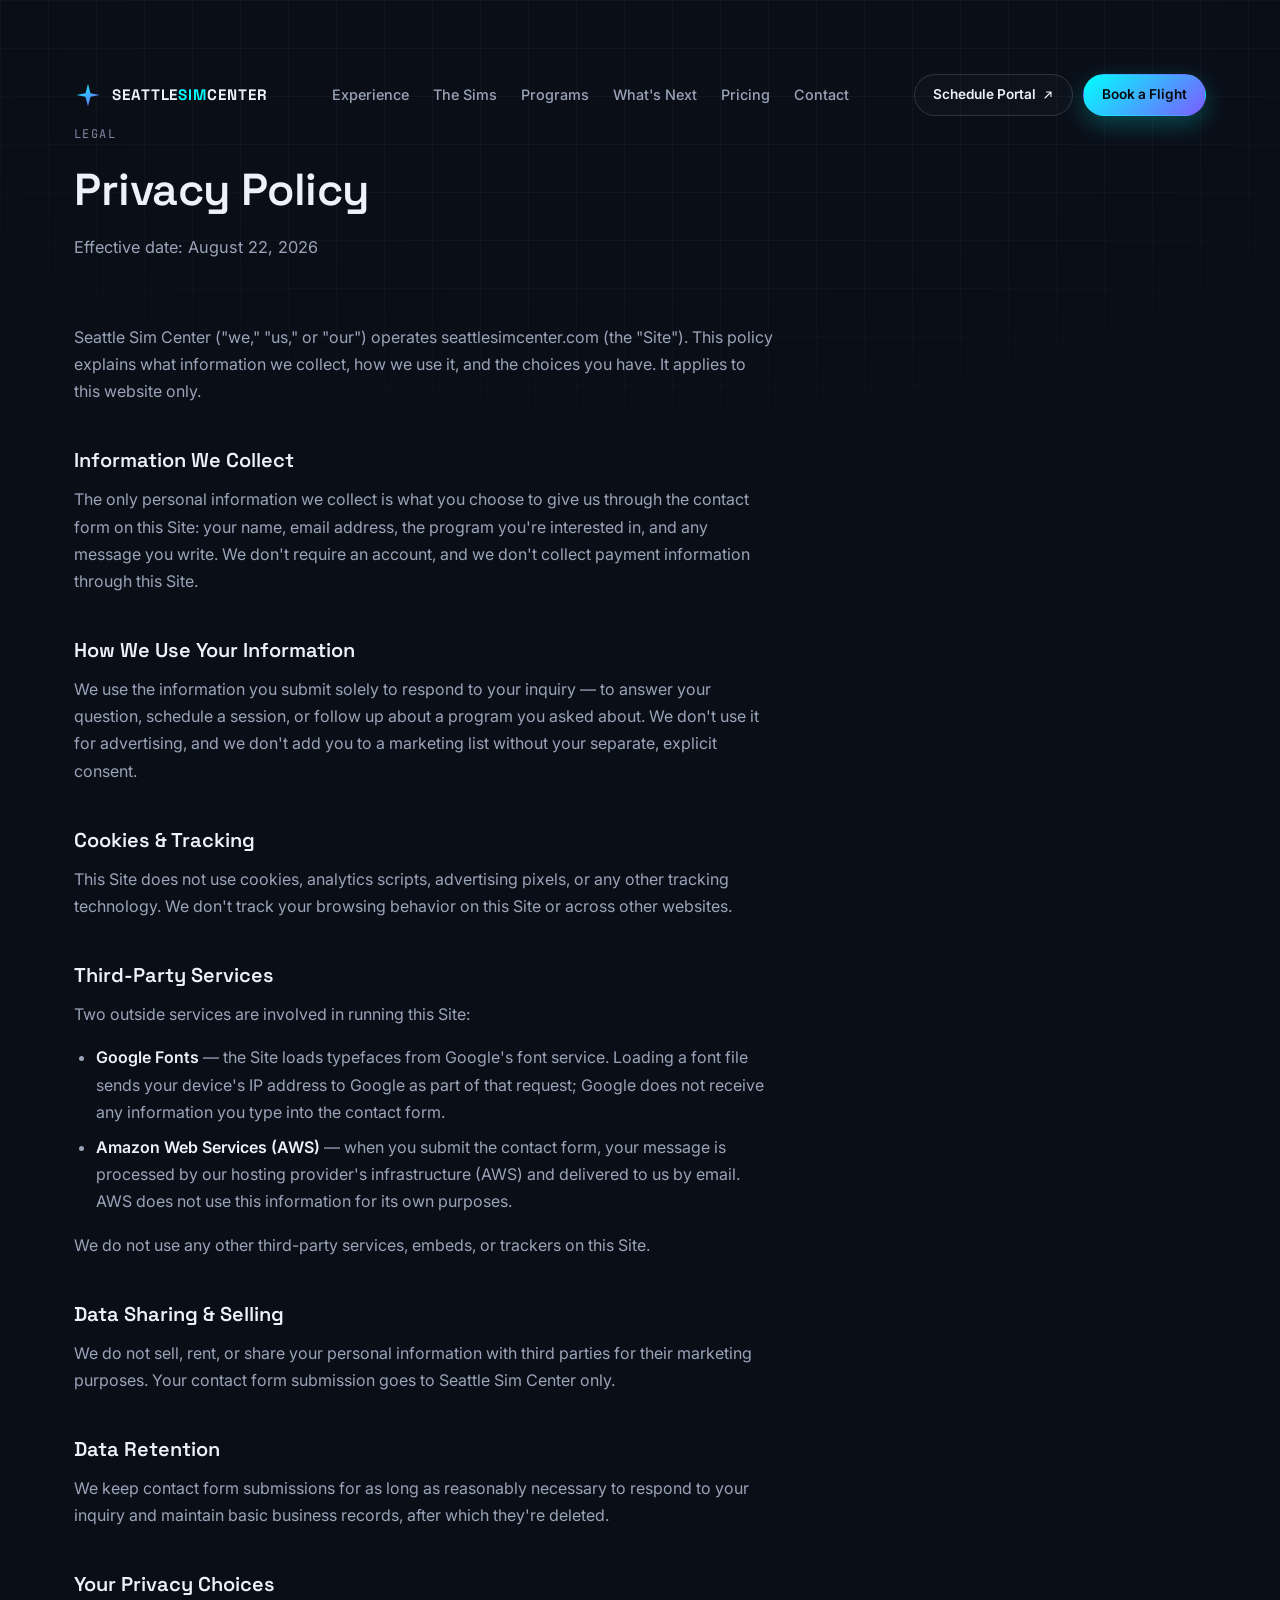
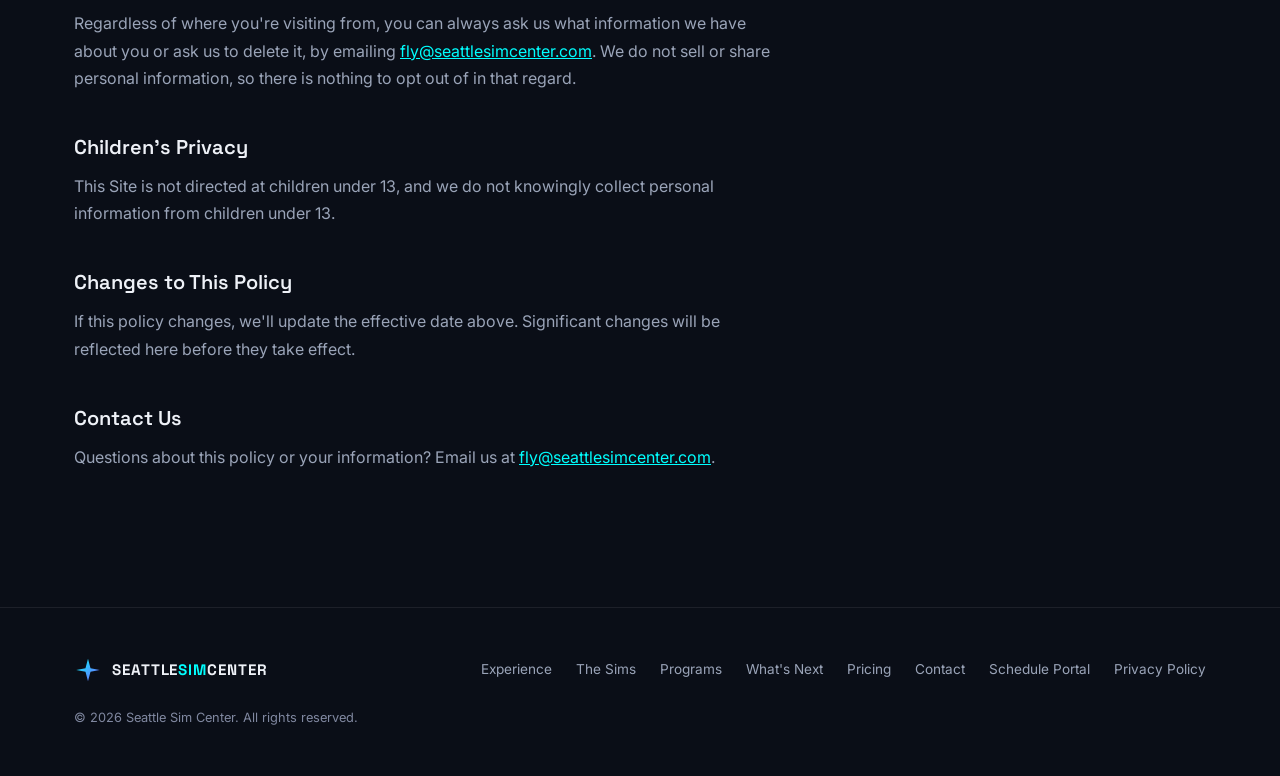
<file: privacy.html>
<!doctype html>
<html lang="en">
<head>
<meta charset="UTF-8" />
<meta name="viewport" content="width=device-width, initial-scale=1.0" />
<title>Privacy Policy | Seattle Sim Center</title>
<meta name="description" content="How Seattle Sim Center collects, uses, and protects your information." />
<link rel="icon" href="data:image/svg+xml,%3Csvg xmlns='http://www.w3.org/2000/svg' viewBox='0 0 100 100'%3E%3Crect width='100' height='100' rx='20' fill='%230a0e17'/%3E%3Cpath d='M50 15 L58 45 L88 50 L58 55 L50 85 L42 55 L12 50 L42 45 Z' fill='%2300ffff'/%3E%3C/svg%3E" />
<link rel="preconnect" href="https://fonts.googleapis.com" />
<link rel="preconnect" href="https://fonts.gstatic.com" crossorigin />
<link href="https://fonts.googleapis.com/css2?family=Space+Grotesk:wght@400;500;600;700&family=Inter:wght@400;500;600;700&family=JetBrains+Mono:wght@400;500&display=swap" rel="stylesheet" />
<link rel="stylesheet" href="styles.css" />
</head>
<body>

<div class="grid-overlay" aria-hidden="true"></div>

<header class="site-header" id="site-header">
  <div class="container header-inner">
    <a href="index.html" class="brand">
      <span class="brand-mark" aria-hidden="true">
        <svg viewBox="0 0 100 100" fill="none" xmlns="http://www.w3.org/2000/svg">
          <path d="M50 10 L59 44 L92 50 L59 56 L50 90 L41 56 L8 50 L41 44 Z" fill="url(#gradMark)"/>
          <defs>
            <linearGradient id="gradMark" x1="8" y1="10" x2="92" y2="90" gradientUnits="userSpaceOnUse">
              <stop stop-color="#00ffff"/>
              <stop offset="1" stop-color="#7c5cff"/>
            </linearGradient>
          </defs>
        </svg>
      </span>
      <span class="brand-text">SEATTLE<span class="brand-accent">SIM</span>CENTER</span>
    </a>

    <nav class="main-nav" id="main-nav">
      <a href="index.html#experience">Experience</a>
      <a href="index.html#about-sims">The Sims</a>
      <a href="index.html#programs">Programs</a>
      <a href="index.html#horizon">What's Next</a>
      <a href="index.html#pricing">Pricing</a>
      <a href="index.html#contact">Contact</a>
      <a href="https://schedule.seattlesimcenter.com" target="_blank" rel="noopener noreferrer" class="nav-schedule-mobile">Schedule Portal <span class="external-hint">(students &amp; instructors)</span></a>
      <a href="index.html#contact" class="btn btn-primary btn-sm nav-cta-mobile">Book a Flight</a>
    </nav>

    <div class="header-actions">
      <a href="https://schedule.seattlesimcenter.com" target="_blank" rel="noopener noreferrer" class="btn btn-ghost btn-sm header-schedule">
        Schedule Portal
        <svg width="12" height="12" viewBox="0 0 16 16" fill="none" aria-hidden="true"><path d="M6 4h6v6M12 4L4 12" stroke="currentColor" stroke-width="1.5" stroke-linecap="round" stroke-linejoin="round"/></svg>
      </a>
      <a href="index.html#contact" class="btn btn-primary btn-sm header-cta">Book a Flight</a>
      <button class="nav-toggle" id="nav-toggle" aria-label="Toggle navigation" aria-expanded="false" aria-controls="main-nav">
        <span></span><span></span><span></span>
      </button>
    </div>
  </div>
</header>

<main id="top">
  <section class="section legal-section">
    <div class="container">
      <div class="section-head reveal">
        <p class="eyebrow eyebrow-alt">LEGAL</p>
        <h1 class="legal-title">Privacy Policy</h1>
        <p class="section-sub">Effective date: August 22, 2026</p>
      </div>

      <div class="legal-content reveal">
        <p>Seattle Sim Center ("we," "us," or "our") operates seattlesimcenter.com (the "Site"). This policy explains what information we collect, how we use it, and the choices you have. It applies to this website only.</p>

        <h2>Information We Collect</h2>
        <p>The only personal information we collect is what you choose to give us through the contact form on this Site: your name, email address, the program you're interested in, and any message you write. We don't require an account, and we don't collect payment information through this Site.</p>

        <h2>How We Use Your Information</h2>
        <p>We use the information you submit solely to respond to your inquiry &mdash; to answer your question, schedule a session, or follow up about a program you asked about. We don't use it for advertising, and we don't add you to a marketing list without your separate, explicit consent.</p>

        <h2>Cookies &amp; Tracking</h2>
        <p>This Site does not use cookies, analytics scripts, advertising pixels, or any other tracking technology. We don't track your browsing behavior on this Site or across other websites.</p>

        <h2>Third-Party Services</h2>
        <p>Two outside services are involved in running this Site:</p>
        <ul>
          <li><strong>Google Fonts</strong> &mdash; the Site loads typefaces from Google's font service. Loading a font file sends your device's IP address to Google as part of that request; Google does not receive any information you type into the contact form.</li>
          <li><strong>Amazon Web Services (AWS)</strong> &mdash; when you submit the contact form, your message is processed by our hosting provider's infrastructure (AWS) and delivered to us by email. AWS does not use this information for its own purposes.</li>
        </ul>
        <p>We do not use any other third-party services, embeds, or trackers on this Site.</p>

        <h2>Data Sharing &amp; Selling</h2>
        <p>We do not sell, rent, or share your personal information with third parties for their marketing purposes. Your contact form submission goes to Seattle Sim Center only.</p>

        <h2>Data Retention</h2>
        <p>We keep contact form submissions for as long as reasonably necessary to respond to your inquiry and maintain basic business records, after which they're deleted.</p>

        <h2>Your Privacy Choices</h2>
        <p>Regardless of where you're visiting from, you can always ask us what information we have about you or ask us to delete it, by emailing <a href="mailto:fly@seattlesimcenter.com">fly@seattlesimcenter.com</a>. We do not sell or share personal information, so there is nothing to opt out of in that regard.</p>

        <h2>Children's Privacy</h2>
        <p>This Site is not directed at children under 13, and we do not knowingly collect personal information from children under 13.</p>

        <h2>Changes to This Policy</h2>
        <p>If this policy changes, we'll update the effective date above. Significant changes will be reflected here before they take effect.</p>

        <h2>Contact Us</h2>
        <p>Questions about this policy or your information? Email us at <a href="mailto:fly@seattlesimcenter.com">fly@seattlesimcenter.com</a>.</p>
      </div>
    </div>
  </section>
</main>

<footer class="site-footer">
  <div class="container footer-inner">
    <a href="index.html" class="brand">
      <span class="brand-mark" aria-hidden="true">
        <svg viewBox="0 0 100 100" fill="none" xmlns="http://www.w3.org/2000/svg">
          <path d="M50 10 L59 44 L92 50 L59 56 L50 90 L41 56 L8 50 L41 44 Z" fill="url(#gradMark2)"/>
          <defs>
            <linearGradient id="gradMark2" x1="8" y1="10" x2="92" y2="90" gradientUnits="userSpaceOnUse">
              <stop stop-color="#00ffff"/>
              <stop offset="1" stop-color="#7c5cff"/>
            </linearGradient>
          </defs>
        </svg>
      </span>
      <span class="brand-text">SEATTLE<span class="brand-accent">SIM</span>CENTER</span>
    </a>
    <nav class="footer-nav">
      <a href="index.html#experience">Experience</a>
      <a href="index.html#about-sims">The Sims</a>
      <a href="index.html#programs">Programs</a>
      <a href="index.html#horizon">What's Next</a>
      <a href="index.html#pricing">Pricing</a>
      <a href="index.html#contact">Contact</a>
      <a href="https://schedule.seattlesimcenter.com" target="_blank" rel="noopener noreferrer">Schedule Portal</a>
      <a href="privacy.html">Privacy Policy</a>
    </nav>
    <p class="footer-copy">&copy; <span id="year"></span> Seattle Sim Center. All rights reserved.</p>
  </div>
</footer>

<button class="back-to-top" id="back-to-top" aria-label="Back to top">
  <svg width="18" height="18" viewBox="0 0 16 16" fill="none"><path d="M8 13V3M3 7l5-5 5 5" stroke="currentColor" stroke-width="1.6" stroke-linecap="round" stroke-linejoin="round"/></svg>
</button>

<script src="script.js"></script>
</body>
</html>
</file>
<file: styles.css>
/* ==========================================================================
   Seattle Sim Center — Design Tokens
   ========================================================================== */
:root {
  --bg: #0a0e17;
  --bg-alt: #0d1220;
  --surface: #111827;
  --surface-2: #151d30;
  --border: rgba(255, 255, 255, 0.08);
  --border-strong: rgba(255, 255, 255, 0.14);

  --text: #eef1f7;
  --text-dim: #9aa4b8;
  --text-faint: #8088a0;

  --accent: #00ffff;
  --accent-2: #7c5cff;
  --accent-warm: #ff9f43;
  --accent-magenta: #ff2ee6;

  --gradient-brand: linear-gradient(135deg, var(--accent), var(--accent-2));
  --gradient-radial: radial-gradient(circle at 30% 20%, rgba(0, 255, 255, 0.18), transparent 60%);

  --font-display: "Space Grotesk", "Inter", system-ui, sans-serif;
  --font-body: "Inter", system-ui, -apple-system, sans-serif;
  --font-mono: "JetBrains Mono", ui-monospace, SFMono-Regular, monospace;

  --container: 1180px;
  --radius: 16px;
  --radius-sm: 10px;

  --shadow-glow: 0 0 40px rgba(0, 255, 255, 0.12);
  --ease: cubic-bezier(0.16, 1, 0.3, 1);

  --announce-h: 56px;
}

/* ==========================================================================
   Reset
   ========================================================================== */
*, *::before, *::after { box-sizing: border-box; }
html { scroll-behavior: smooth; scroll-padding-top: calc(90px + var(--announce-h)); }
body {
  margin: 0;
  background: var(--bg);
  color: var(--text);
  font-family: var(--font-body);
  line-height: 1.6;
  -webkit-font-smoothing: antialiased;
  overflow-x: hidden;
}
img, svg { display: block; max-width: 100%; }
a { color: inherit; text-decoration: none; }
ul { list-style: none; margin: 0; padding: 0; }
h1, h2, h3, h4 { font-family: var(--font-display); line-height: 1.15; margin: 0; font-weight: 600; }
p { margin: 0; }
button { font: inherit; cursor: pointer; }
input, select, textarea { font: inherit; }

:focus-visible {
  outline: 2px solid var(--accent);
  outline-offset: 3px;
  border-radius: 2px;
}

.container {
  width: 100%;
  max-width: var(--container);
  margin: 0 auto;
  padding: 0 24px;
}

.text-gradient {
  background: var(--gradient-brand);
  -webkit-background-clip: text;
  background-clip: text;
  color: transparent;
}

/* background grid overlay for tech feel */
.grid-overlay {
  position: fixed;
  inset: 0;
  z-index: 0;
  pointer-events: none;
  background-image:
    linear-gradient(rgba(255, 255, 255, 0.035) 1px, transparent 1px),
    linear-gradient(90deg, rgba(255, 255, 255, 0.035) 1px, transparent 1px);
  background-size: 48px 48px;
  mask-image: radial-gradient(ellipse 80% 60% at 50% 0%, black 40%, transparent 100%);
}

/* ==========================================================================
   Buttons
   ========================================================================== */
.btn {
  display: inline-flex;
  align-items: center;
  justify-content: center;
  gap: 8px;
  padding: 13px 24px;
  border-radius: 999px;
  font-weight: 600;
  font-size: 0.95rem;
  border: 1px solid transparent;
  transition: transform 0.25s var(--ease), box-shadow 0.25s var(--ease), background 0.25s var(--ease), border-color 0.25s var(--ease);
  white-space: nowrap;
}
.btn-primary {
  background: var(--gradient-brand);
  color: #05070c;
  box-shadow: 0 8px 24px rgba(0, 255, 255, 0.25);
}
.btn-primary:hover { transform: translateY(-2px); box-shadow: 0 12px 32px rgba(0, 255, 255, 0.35); }
.btn-ghost {
  color: var(--text);
  border-color: var(--border-strong);
  background: rgba(255, 255, 255, 0.02);
}
.btn-ghost:hover { border-color: var(--accent); color: var(--accent); transform: translateY(-2px); }
.btn-outline {
  border-color: var(--border-strong);
  color: var(--text);
  background: transparent;
}
.btn-outline:hover { border-color: var(--accent); color: var(--accent); }
.btn-sm { padding: 9px 18px; font-size: 0.85rem; }
.btn-lg { padding: 16px 34px; font-size: 1.05rem; }
.btn-block { width: 100%; }

/* ==========================================================================
   Announcement Bar (temporary — remove after Grand Opening)
   ========================================================================== */
.announce-bar {
  position: fixed;
  top: 0; left: 0; right: 0;
  z-index: 110;
  height: var(--announce-h);
  display: flex;
  align-items: center;
  justify-content: center;
  background: linear-gradient(90deg, rgba(255, 159, 67, 0.18), rgba(124, 92, 255, 0.18));
  border-bottom: 1px solid rgba(255, 159, 67, 0.35);
}
.announce-inner {
  display: flex;
  align-items: center;
  justify-content: center;
  gap: 10px;
  text-align: center;
  padding: 8px 16px;
}
.announce-icon { color: var(--accent-warm); flex-shrink: 0; }
.announce-bar p {
  font-size: 0.95rem;
  font-weight: 600;
  color: var(--text);
  line-height: 1.35;
}
.announce-bar strong {
  color: var(--accent-warm);
  font-weight: 800;
  text-transform: uppercase;
  letter-spacing: 0.03em;
  font-size: 1.02rem;
}

/* ==========================================================================
   Header
   ========================================================================== */
.site-header {
  position: fixed;
  top: var(--announce-h); left: 0; right: 0;
  z-index: 100;
  padding: 18px 0;
  transition: background 0.3s var(--ease), padding 0.3s var(--ease), border-color 0.3s var(--ease);
  border-bottom: 1px solid transparent;
}
.site-header.scrolled {
  background: rgba(10, 14, 23, 0.8);
  backdrop-filter: blur(14px);
  -webkit-backdrop-filter: blur(14px);
  padding: 12px 0;
  border-color: var(--border);
}
.header-inner {
  display: flex;
  align-items: center;
  justify-content: space-between;
  gap: 24px;
}
.brand {
  display: flex;
  align-items: center;
  gap: 10px;
}
.brand-mark { width: 28px; height: 28px; flex-shrink: 0; }
.brand-text {
  font-family: var(--font-display);
  font-weight: 700;
  font-size: 0.95rem;
  letter-spacing: 0.06em;
}
.brand-accent { color: var(--accent); }

.main-nav {
  display: flex;
  align-items: center;
  gap: 24px;
}
.main-nav a {
  font-size: 0.9rem;
  color: var(--text-dim);
  font-weight: 500;
  position: relative;
  padding: 4px 0;
  white-space: nowrap;
  transition: color 0.2s;
}
.main-nav a:hover { color: var(--text); }
.main-nav a::after {
  content: "";
  position: absolute;
  left: 0; right: 0; bottom: -2px;
  height: 1px;
  background: var(--gradient-brand);
  transform: scaleX(0);
  transform-origin: left;
  transition: transform 0.25s var(--ease);
}
.main-nav a:hover::after { transform: scaleX(1); }

.header-actions { display: flex; align-items: center; gap: 10px; }

.header-schedule { display: inline-flex; align-items: center; gap: 6px; white-space: nowrap; }

.nav-cta-mobile { display: none; margin-top: 8px; text-align: center; }
.nav-schedule-mobile { display: none; }
.nav-schedule-mobile .external-hint { display: block; font-size: 0.72rem; color: var(--text-faint); font-weight: 400; margin-top: 2px; }

.nav-toggle {
  display: none;
  flex-direction: column;
  justify-content: center;
  gap: 5px;
  width: 34px;
  height: 34px;
  background: none;
  border: 1px solid var(--border-strong);
  border-radius: 8px;
}
.nav-toggle span {
  display: block;
  width: 16px;
  height: 1.5px;
  margin: 0 auto;
  background: var(--text);
  transition: transform 0.25s var(--ease), opacity 0.2s;
}
.nav-toggle.active span:nth-child(1) { transform: translateY(6.5px) rotate(45deg); }
.nav-toggle.active span:nth-child(2) { opacity: 0; }
.nav-toggle.active span:nth-child(3) { transform: translateY(-6.5px) rotate(-45deg); }

/* ==========================================================================
   Hero
   ========================================================================== */
.hero {
  position: relative;
  padding: calc(168px + var(--announce-h)) 0 0;
  overflow: hidden;
}
.hero-glow {
  position: absolute;
  inset: -20% -10% auto -10%;
  height: 800px;
  background: var(--gradient-radial);
  pointer-events: none;
  z-index: 0;
}
.hero-inner {
  position: relative;
  z-index: 1;
  display: grid;
  grid-template-columns: 1.1fr 0.9fr;
  gap: 48px;
  align-items: center;
  padding-bottom: 96px;
}

.eyebrow {
  display: inline-flex;
  align-items: center;
  gap: 8px;
  font-family: var(--font-mono);
  font-size: 0.75rem;
  letter-spacing: 0.12em;
  color: var(--accent);
  margin-bottom: 20px;
}
.eyebrow .dot {
  width: 6px; height: 6px; border-radius: 50%;
  background: var(--accent);
  box-shadow: 0 0 12px var(--accent);
  animation: pulse-dot 2s ease-in-out infinite;
}
@keyframes pulse-dot {
  0%, 100% { opacity: 1; }
  50% { opacity: 0.3; }
}
.eyebrow-alt { color: var(--text-faint); }
.eyebrow-alt .dot { display: none; }

.hero h1 {
  font-size: clamp(2.4rem, 5vw, 3.9rem);
  letter-spacing: -0.02em;
  margin-bottom: 24px;
}
.hero-sub {
  font-size: 1.08rem;
  color: var(--text-dim);
  max-width: 520px;
  margin-bottom: 36px;
}
.hero-actions {
  display: flex;
  align-items: center;
  gap: 16px;
  margin-bottom: 56px;
  flex-wrap: wrap;
}
.hero-actions .btn-ghost svg { transition: transform 0.2s var(--ease); }
.hero-actions .btn-ghost:hover svg { transform: translateX(3px); }

/* HUD visual */
.hero-visual { display: flex; align-items: center; justify-content: center; }
.hud-panel {
  position: relative;
  width: min(420px, 100%);
  aspect-ratio: 1;
  border-radius: 50%;
  background: radial-gradient(circle at 50% 50%, rgba(0, 255, 255, 0.06), transparent 70%);
  display: flex;
  align-items: center;
  justify-content: center;
}
.hud-ring {
  position: absolute;
  border-radius: 50%;
  border: 1px solid var(--border-strong);
}
.hud-ring-outer { inset: 0; animation: spin-slow 40s linear infinite; border-style: dashed; }
.hud-ring-mid { inset: 12%; border-color: rgba(0, 255, 255, 0.25); animation: spin-slow 30s linear infinite reverse; }
@keyframes spin-slow { to { transform: rotate(360deg); } }

.hud-crosshair { position: absolute; inset: 30%; }
.hud-crosshair span { position: absolute; background: var(--border-strong); }
.hud-crosshair span:nth-child(1) { top: 50%; left: 0; right: 0; height: 1px; }
.hud-crosshair span:nth-child(2) { left: 50%; top: 0; bottom: 0; width: 1px; }

.hud-plane {
  position: relative;
  width: 46%;
  filter: drop-shadow(0 0 14px rgba(0, 255, 255, 0.5));
  animation: float-plane 5s ease-in-out infinite;
}
@keyframes float-plane {
  0%, 100% { transform: translateY(0) rotate(0deg); }
  50% { transform: translateY(-8px) rotate(2deg); }
}

.hud-readout {
  position: absolute;
  display: flex;
  flex-direction: column;
  gap: 2px;
  font-family: var(--font-mono);
  padding: 8px 12px;
  background: rgba(10, 14, 23, 0.7);
  border: 1px solid var(--border);
  border-radius: 8px;
  backdrop-filter: blur(6px);
}
.hud-readout .label { font-size: 0.62rem; color: var(--text-faint); letter-spacing: 0.1em; }
.hud-readout .value { font-size: 0.95rem; color: var(--accent); font-weight: 500; }
.hud-readout .value small { color: var(--text-faint); font-size: 0.65rem; }
.hud-readout-1 { top: 8%; left: -6%; }
.hud-readout-2 { top: 8%; right: -6%; }
.hud-readout-3 { bottom: 8%; left: 50%; transform: translateX(-50%); }

.hud-scanline {
  position: absolute;
  inset: 0;
  border-radius: 50%;
  overflow: hidden;
}
.hud-scanline::after {
  content: "";
  position: absolute;
  left: 0; right: 0;
  height: 40%;
  background: linear-gradient(to bottom, transparent, rgba(0, 255, 255, 0.08), transparent);
  animation: scan 4s linear infinite;
}
@keyframes scan {
  0% { top: -40%; }
  100% { top: 100%; }
}

/* marquee */
.hero-marquee {
  position: relative;
  z-index: 1;
  border-top: 1px solid var(--border);
  border-bottom: 1px solid var(--border);
  background: var(--bg-alt);
  overflow: hidden;
  padding: 18px 0;
}
.marquee-track {
  display: flex;
  width: max-content;
  gap: 48px;
  animation: marquee 30s linear infinite;
}
.marquee-track span {
  font-family: var(--font-mono);
  font-size: 0.78rem;
  letter-spacing: 0.1em;
  color: var(--text-faint);
  white-space: nowrap;
}
@keyframes marquee {
  from { transform: translateX(0); }
  to { transform: translateX(-50%); }
}

/* ==========================================================================
   Sections (shared)
   ========================================================================== */
.section { position: relative; z-index: 1; padding: 120px 0; }
.section-alt { background: var(--bg-alt); }
.section-head { max-width: 640px; margin-bottom: 64px; }
.section-head h2 { font-size: clamp(1.9rem, 3.4vw, 2.6rem); margin-bottom: 18px; letter-spacing: -0.01em; }

/* ==========================================================================
   Legal pages
   ========================================================================== */
.legal-title { font-size: clamp(2rem, 4vw, 2.8rem); margin-bottom: 18px; letter-spacing: -0.01em; }
.legal-content { max-width: 700px; }
.legal-content h2 {
  font-size: 1.25rem;
  margin-top: 44px;
  margin-bottom: 14px;
  color: var(--text);
}
.legal-content h2:first-child { margin-top: 0; }
.legal-content p {
  color: var(--text-dim);
  font-size: 1rem;
  line-height: 1.7;
  margin-bottom: 16px;
}
.legal-content ul {
  margin: 0 0 16px;
  padding-left: 22px;
}
.legal-content li {
  list-style: disc;
  color: var(--text-dim);
  font-size: 1rem;
  line-height: 1.7;
  margin-bottom: 8px;
}
.legal-content strong { color: var(--text); font-weight: 600; }
.legal-content a { color: var(--accent); text-decoration: underline; }
.legal-content a:hover { color: var(--accent-2); }
.section-sub { color: var(--text-dim); font-size: 1.02rem; }
.br-desktop { display: block; }

.card-icon {
  width: 48px;
  height: 48px;
  border-radius: 12px;
  display: flex;
  align-items: center;
  justify-content: center;
  background: linear-gradient(135deg, rgba(0, 255, 255, 0.12), rgba(124, 92, 255, 0.12));
  color: var(--accent);
  margin-bottom: 20px;
}

/* ==========================================================================
   Experience grid
   ========================================================================== */
.sim-grid {
  display: grid;
  grid-template-columns: repeat(2, 1fr);
  gap: 20px;
  margin-bottom: 20px;
}
.sim-card {
  background: var(--surface);
  border: 1px solid var(--border);
  border-radius: var(--radius);
  padding: 32px;
  transition: transform 0.3s var(--ease), border-color 0.3s var(--ease), box-shadow 0.3s var(--ease);
}
.sim-card:hover {
  transform: translateY(-4px);
  border-color: var(--border-strong);
  box-shadow: var(--shadow-glow);
}
.sim-card-head {
  display: flex;
  align-items: center;
  justify-content: space-between;
  margin-bottom: 4px;
}
.sim-card-head .card-icon { margin-bottom: 0; }
.sim-badge {
  font-family: var(--font-mono);
  font-size: 0.66rem;
  letter-spacing: 0.06em;
  color: var(--accent);
  background: rgba(0, 255, 255, 0.1);
  padding: 5px 10px;
  border-radius: 999px;
}
.sim-card h3 { font-size: 1.3rem; margin-bottom: 6px; }
.sim-model { color: var(--text-dim); font-weight: 500; }
.sim-tagline { color: var(--text-dim); font-size: 0.92rem; margin-bottom: 22px; }
.sim-card .program-list { margin-bottom: 0; }

/* ==========================================================================
   About the Simulators (deep dive)
   ========================================================================== */
.deepdive-panel {
  background: var(--surface);
  border: 1px solid var(--border);
  border-radius: var(--radius);
  padding: 36px;
  margin-bottom: 24px;
}
.deepdive-panel:last-child { margin-bottom: 0; }
.deepdive-head {
  display: flex;
  align-items: flex-start;
  gap: 20px;
  margin-bottom: 32px;
  padding-bottom: 28px;
  border-bottom: 1px solid var(--border);
}
.deepdive-head .card-icon { margin-bottom: 0; flex-shrink: 0; }
.deepdive-head .sim-badge { display: inline-block; margin-bottom: 10px; }
.deepdive-head h3 { font-size: 1.4rem; margin-bottom: 6px; }
.deepdive-head .sim-tagline { margin-bottom: 0; }

.deepdive-media {
  margin-bottom: 32px;
  border-radius: var(--radius-sm);
  overflow: hidden;
  border: 1px solid var(--border);
}
.deepdive-media img {
  display: block;
  width: 100%;
  height: auto;
}
.deepdive-specs {
  display: grid;
  grid-template-columns: repeat(4, 1fr);
  gap: 28px;
}
.deepdive-specs-3 { grid-template-columns: repeat(3, 1fr); }
.spec-group h4 {
  font-family: var(--font-mono);
  font-size: 0.72rem;
  letter-spacing: 0.08em;
  color: var(--accent);
  font-weight: 500;
  margin-bottom: 14px;
  text-transform: uppercase;
}
.spec-group ul { display: flex; flex-direction: column; gap: 10px; }
.spec-group li {
  font-size: 0.88rem;
  color: var(--text-dim);
  padding-left: 16px;
  position: relative;
}
.spec-group li::before {
  content: "";
  position: absolute;
  left: 0; top: 7px;
  width: 6px; height: 6px;
  border-radius: 2px;
  background: var(--gradient-brand);
}

.deepdive-footer {
  margin-top: 32px;
  padding-top: 28px;
  border-top: 1px solid var(--border);
  display: flex;
  align-items: center;
  justify-content: space-between;
  gap: 20px;
  flex-wrap: wrap;
}
.deepdive-footer .deepdive-note { margin-bottom: 0; }

.deepdive-aircraft {
  margin-top: 32px;
  padding-top: 28px;
  border-top: 1px solid var(--border);
}
.deepdive-aircraft h4 {
  font-family: var(--font-mono);
  font-size: 0.72rem;
  letter-spacing: 0.08em;
  color: var(--accent);
  font-weight: 500;
  margin-bottom: 12px;
  text-transform: uppercase;
}
.deepdive-note { font-size: 0.85rem; color: var(--text-faint); margin-bottom: 18px; max-width: 720px; }
.deepdive-note-sub { margin-top: 16px; margin-bottom: 0; }
.deepdive-note-sub strong { color: var(--text-dim); font-weight: 600; }
.aircraft-tags {
  display: flex;
  flex-wrap: wrap;
  gap: 8px;
}
.aircraft-tags .tag {
  font-size: 0.82rem;
  color: var(--text-dim);
  background: var(--surface-2);
  border: 1px solid var(--border);
  padding: 6px 12px;
  border-radius: 999px;
}

.experience-grid {
  display: grid;
  grid-template-columns: repeat(4, 1fr);
  gap: 20px;
}
.experience-grid-support { margin-top: 0; }
.experience-card {
  background: var(--surface);
  border: 1px solid var(--border);
  border-radius: var(--radius);
  padding: 32px;
  transition: transform 0.3s var(--ease), border-color 0.3s var(--ease), box-shadow 0.3s var(--ease);
}
.experience-card:hover {
  transform: translateY(-4px);
  border-color: var(--border-strong);
  box-shadow: var(--shadow-glow);
}
.experience-card-lg { grid-column: span 2; grid-row: span 1; }
.experience-card h3 { font-size: 1.15rem; margin-bottom: 10px; }
.experience-card p { color: var(--text-dim); font-size: 0.95rem; }

/* ==========================================================================
   Program list (shared bullet style — sim-cards, pricing cards)
   ========================================================================== */
.program-list { margin-bottom: 24px; flex: 1; }
.program-list li {
  font-size: 0.88rem;
  color: var(--text-dim);
  padding-left: 20px;
  position: relative;
  margin-bottom: 10px;
}
.program-list li::before {
  content: "";
  position: absolute;
  left: 0; top: 8px;
  width: 8px; height: 8px;
  border-radius: 2px;
  background: var(--gradient-brand);
}
/* ==========================================================================
   Horizon / Future
   ========================================================================== */
.horizon-section { position: relative; overflow: hidden; }
.horizon-glow {
  position: absolute;
  inset: 0 -10% auto -10%;
  height: 600px;
  background: radial-gradient(circle at 70% 20%, rgba(124, 92, 255, 0.16), transparent 60%);
  pointer-events: none;
}
.horizon-grid {
  position: relative;
  display: grid;
  grid-template-columns: repeat(3, 1fr);
  gap: 20px;
}
.horizon-card {
  position: relative;
  background: var(--surface-2);
  border: 1px solid var(--border);
  border-radius: var(--radius);
  padding: 30px 26px;
  transition: transform 0.3s var(--ease), border-color 0.3s var(--ease);
}
.horizon-card:hover { transform: translateY(-4px); }
.horizon-card.is-live { border-color: rgba(0, 255, 255, 0.35); }
.horizon-card h3 { font-size: 1.05rem; margin-bottom: 8px; }
.horizon-card p { color: var(--text-dim); font-size: 0.88rem; }
.horizon-status {
  display: inline-block;
  font-family: var(--font-mono);
  font-size: 0.66rem;
  letter-spacing: 0.06em;
  padding: 4px 10px;
  border-radius: 999px;
  margin-bottom: 16px;
}
.status-live { background: rgba(0, 255, 255, 0.14); color: var(--accent); }
.status-future { background: rgba(255, 46, 230, 0.12); color: var(--accent-magenta); }

.horizon-cta {
  margin-top: 56px;
  display: flex;
  align-items: center;
  justify-content: space-between;
  gap: 20px;
  flex-wrap: wrap;
  padding-top: 40px;
  border-top: 1px solid var(--border);
}
.horizon-cta p { font-size: 1.1rem; font-family: var(--font-display); }

/* ==========================================================================
   Pricing
   ========================================================================== */
.pricing-tier { margin-bottom: 44px; }
.pricing-tier:last-child { margin-bottom: 0; }
.pricing-tier-label {
  font-family: var(--font-mono);
  font-size: 0.75rem;
  letter-spacing: 0.1em;
  color: var(--text-faint);
}
.pricing-tier-heading {
  display: flex;
  align-items: center;
  gap: 12px;
  flex-wrap: wrap;
  margin-bottom: 10px;
}
.pricing-tier-heading .pricing-tier-label { margin-bottom: 0; }
.promo-badge {
  font-family: var(--font-mono);
  font-size: 0.66rem;
  letter-spacing: 0.06em;
  color: var(--accent-warm);
  background: rgba(255, 159, 67, 0.12);
  border: 1px solid rgba(255, 159, 67, 0.3);
  padding: 4px 10px;
  border-radius: 999px;
}
.pricing-tier-note {
  font-size: 0.88rem;
  color: var(--text-dim);
  max-width: 620px;
  margin-bottom: 20px;
}

.pricing-grid {
  display: grid;
  grid-template-columns: repeat(2, 1fr);
  gap: 24px;
  align-items: stretch;
}
.pricing-card {
  background: var(--surface);
  border: 1px solid var(--border);
  border-radius: var(--radius);
  padding: 36px 32px;
  display: flex;
  flex-direction: column;
  position: relative;
  transition: transform 0.3s var(--ease);
}
.pricing-card h3 { font-size: 1.2rem; margin-bottom: 12px; }
.price {
  font-family: var(--font-display);
  font-size: 2.4rem;
  font-weight: 700;
  margin-bottom: 24px;
}
.price span { display: block; font-family: var(--font-body); font-size: 0.8rem; font-weight: 400; color: var(--text-faint); margin-top: 4px; }
.pricing-card .program-list { margin-bottom: 28px; }

.instructor-note {
  margin-top: 56px;
  padding-top: 40px;
  border-top: 1px solid var(--border);
  max-width: 640px;
}
.instructor-note h3 { font-size: 1.15rem; margin-bottom: 10px; }
.instructor-note p { color: var(--text-dim); font-size: 0.95rem; }
.instructor-note a { color: var(--accent); text-decoration: underline; }
.instructor-note a:hover { color: var(--accent-2); }

/* ==========================================================================
   CTA Banner
   ========================================================================== */
.cta-banner {
  position: relative;
  z-index: 1;
  padding: 90px 0;
  background:
    radial-gradient(circle at 50% 0%, rgba(0, 255, 255, 0.14), transparent 60%),
    var(--bg-alt);
  border-top: 1px solid var(--border);
  border-bottom: 1px solid var(--border);
}
.cta-banner-inner { text-align: center; }
.cta-banner h2 { font-size: clamp(1.8rem, 3.6vw, 2.6rem); margin-bottom: 14px; }
.cta-banner p { color: var(--text-dim); margin-bottom: 32px; font-size: 1.05rem; }

/* ==========================================================================
   Contact
   ========================================================================== */
.contact-grid {
  display: grid;
  grid-template-columns: 1fr 1fr;
  gap: 64px;
}
.contact-details { margin: 32px 0; display: flex; flex-direction: column; gap: 20px; }
.contact-details li { display: flex; flex-direction: column; gap: 4px; font-size: 0.95rem; color: var(--text-dim); }
.contact-label { font-family: var(--font-mono); font-size: 0.7rem; letter-spacing: 0.1em; color: var(--accent); }
.contact-details a:hover { color: var(--accent); }
.social-row { display: flex; gap: 12px; }
.social-icon {
  width: 38px; height: 38px;
  border: 1px solid var(--border-strong);
  border-radius: 10px;
  display: flex; align-items: center; justify-content: center;
  color: var(--text-dim);
  transition: color 0.2s, border-color 0.2s;
}
.social-icon:hover { color: var(--accent); border-color: var(--accent); }

.contact-form {
  background: var(--surface);
  border: 1px solid var(--border);
  border-radius: var(--radius);
  padding: 36px;
  height: fit-content;
}
.form-row { margin-bottom: 20px; }
.form-row label {
  display: block;
  font-size: 0.8rem;
  color: var(--text-faint);
  margin-bottom: 8px;
  letter-spacing: 0.02em;
}
.form-row input,
.form-row select,
.form-row textarea {
  width: 100%;
  padding: 12px 14px;
  border-radius: var(--radius-sm);
  border: 1px solid var(--border-strong);
  background: var(--bg);
  color: var(--text);
  resize: vertical;
  transition: border-color 0.2s;
}
.form-row input:focus,
.form-row select:focus,
.form-row textarea:focus {
  border-color: var(--accent);
}
.form-row input:focus-visible,
.form-row select:focus-visible,
.form-row textarea:focus-visible {
  outline: 2px solid var(--accent);
  outline-offset: 2px;
}
.form-note { margin-top: 14px; font-size: 0.85rem; color: var(--accent); min-height: 1.2em; }
.form-privacy { margin-top: 14px; font-size: 0.78rem; color: var(--text-faint); line-height: 1.5; }
.form-privacy a { color: var(--text-dim); text-decoration: underline; }
.form-privacy a:hover { color: var(--accent); }

/* ==========================================================================
   Footer
   ========================================================================== */
.site-footer {
  position: relative;
  z-index: 1;
  padding: 48px 0;
  border-top: 1px solid var(--border);
}
.footer-inner {
  display: flex;
  align-items: center;
  justify-content: space-between;
  flex-wrap: wrap;
  gap: 24px;
}
.footer-nav { display: flex; gap: 24px; flex-wrap: wrap; }
.footer-nav a { font-size: 0.85rem; color: var(--text-dim); }
.footer-nav a:hover { color: var(--accent); }
.footer-copy { font-size: 0.8rem; color: var(--text-faint); }
.footer-copy a { color: var(--accent); font-weight: 500; }
.footer-copy a:hover { text-decoration: underline; }

/* back to top */
.back-to-top {
  position: fixed;
  bottom: 28px; right: 28px;
  width: 44px; height: 44px;
  border-radius: 50%;
  background: var(--surface);
  border: 1px solid var(--border-strong);
  color: var(--text);
  display: flex; align-items: center; justify-content: center;
  opacity: 0;
  pointer-events: none;
  transform: translateY(10px);
  transition: opacity 0.3s var(--ease), transform 0.3s var(--ease), border-color 0.2s;
  z-index: 90;
}
.back-to-top.visible { opacity: 1; pointer-events: auto; transform: translateY(0); }
.back-to-top:hover { border-color: var(--accent); color: var(--accent); }

/* ==========================================================================
   Reveal-on-scroll
   ========================================================================== */
.reveal {
  opacity: 0;
  transform: translateY(24px);
  transition: opacity 0.7s var(--ease), transform 0.7s var(--ease);
}
.reveal.in-view { opacity: 1; transform: translateY(0); }

/* ==========================================================================
   Getting started steps
   ========================================================================== */
.steps {
  list-style: none;
  margin: 0;
  padding: 0;
  display: grid;
  grid-template-columns: repeat(4, minmax(0, 1fr));
  gap: 20px;
  counter-reset: none;
}
.step {
  position: relative;
  background: var(--surface);
  border: 1px solid var(--border);
  border-radius: var(--radius);
  padding: 28px 24px;
  display: flex;
  flex-direction: column;
  gap: 10px;
}
.step:not(:last-child)::after {
  content: "";
  position: absolute;
  top: 40px;
  right: -20px;
  width: 20px;
  height: 2px;
  background: var(--accent);
  opacity: 0.6;
}
.step-final { border-color: rgba(0, 255, 255, 0.45); box-shadow: var(--shadow-glow); }
.step-num {
  font-family: var(--font-mono);
  font-size: 0.75rem;
  letter-spacing: 0.14em;
  text-transform: uppercase;
  color: var(--accent);
}
.step h3 { font-size: 1.1rem; }
.step > p { color: var(--text-dim); font-size: 0.9rem; }
.step a { color: var(--accent); text-decoration: underline; }
.step a:hover { color: var(--accent-2); }
.step-sub,
.step-branch {
  margin-top: 6px;
  padding: 14px 16px;
  border-radius: var(--radius-sm);
  background: var(--bg-alt);
  font-size: 0.86rem;
  color: var(--text-dim);
}
.step-sub { border: 1px dashed rgba(124, 92, 255, 0.7); }
.step-branch { border: 1px solid rgba(255, 159, 67, 0.5); }
.step-cond {
  margin-top: 6px;
  padding: 14px 16px;
  border-radius: var(--radius-sm);
  background: var(--bg-alt);
  border: 1px solid rgba(255, 159, 67, 0.5);
  font-size: 0.86rem;
  color: var(--text-dim);
}
.step-cond .step-sub-label { color: var(--accent-warm); }
.step-branch p + p { margin-top: 4px; }
.step-branch strong { color: var(--text); }
.step-sub-label {
  font-family: var(--font-mono);
  font-size: 0.7rem;
  letter-spacing: 0.12em;
  text-transform: uppercase;
  color: var(--text-faint);
  margin-bottom: 6px;
}
.step-sub ul { margin: 0; padding-left: 18px; }
.step-sub li { list-style: disc; color: var(--text); }
.step-sub-note { margin-top: 8px; font-size: 0.8rem; }
.steps-cta { margin-top: 40px; display: flex; justify-content: center; }

@media (prefers-reduced-motion: reduce) {
  * { animation-duration: 0.001ms !important; animation-iteration-count: 1 !important; transition-duration: 0.001ms !important; }
  html { scroll-behavior: auto; }
}

/* ==========================================================================
   Responsive
   ========================================================================== */
@media (max-width: 1080px) {
  .steps { grid-template-columns: repeat(2, minmax(0, 1fr)); }
  .step:not(:last-child)::after { display: none; }
  .experience-grid { grid-template-columns: repeat(2, 1fr); }
  .experience-card-lg { grid-column: span 2; }
  .horizon-grid { grid-template-columns: repeat(2, 1fr); }
  .deepdive-specs { grid-template-columns: repeat(2, 1fr); }
}

@media (max-width: 920px) {
  .main-nav {
    position: fixed;
    top: calc(64px + var(--announce-h));
    left: 16px;
    right: 16px;
    flex-direction: column;
    align-items: flex-start;
    gap: 4px;
    background: rgba(10, 14, 23, 0.96);
    backdrop-filter: blur(14px);
    border: 1px solid var(--border);
    border-radius: var(--radius);
    padding: 12px;
    transform: translateY(-12px);
    opacity: 0;
    pointer-events: none;
    transition: opacity 0.25s var(--ease), transform 0.25s var(--ease);
  }
  .main-nav.nav-open {
    opacity: 1;
    transform: translateY(0);
    pointer-events: auto;
  }
  .main-nav a { width: 100%; padding: 10px 12px; border-radius: 8px; }
  .main-nav a:hover { background: rgba(255, 255, 255, 0.04); }
  .main-nav a::after { display: none; }
  .nav-cta-mobile { display: flex; }
  .nav-schedule-mobile { display: block; }
  .header-cta { display: none; }
  .header-schedule { display: none; }
  .nav-toggle { display: flex; }
  .hero-inner { grid-template-columns: 1fr; }
  .hero-visual { order: -1; margin-bottom: 12px; }
  .hud-panel { width: min(320px, 80%); margin: 0 auto; }
  .hero { padding-top: calc(128px + var(--announce-h)); }
  .contact-grid { grid-template-columns: 1fr; }
}

@media (max-width: 720px) {
  .container { padding: 0 20px; }
  .sim-grid { grid-template-columns: 1fr; }
  .experience-grid { grid-template-columns: 1fr; }
  .experience-card-lg { grid-column: span 1; }
  .horizon-grid { grid-template-columns: 1fr; }
  .pricing-grid { grid-template-columns: 1fr; }
  .steps { grid-template-columns: 1fr; }
  .deepdive-specs { grid-template-columns: 1fr; }
  .deepdive-head { flex-direction: column; }
  .deepdive-panel { padding: 28px 24px; }
  .section { padding: 80px 0; }
  .br-desktop { display: inline; }
  .footer-inner { flex-direction: column; align-items: flex-start; }
}

@media (max-width: 480px) {
  .hud-readout { padding: 6px 9px; }
  .hud-readout .value { font-size: 0.82rem; }

  :root { --announce-h: 78px; }
  .announce-bar p { font-size: 0.8rem; }
  .announce-bar strong { font-size: 0.83rem; }
}
</file>
